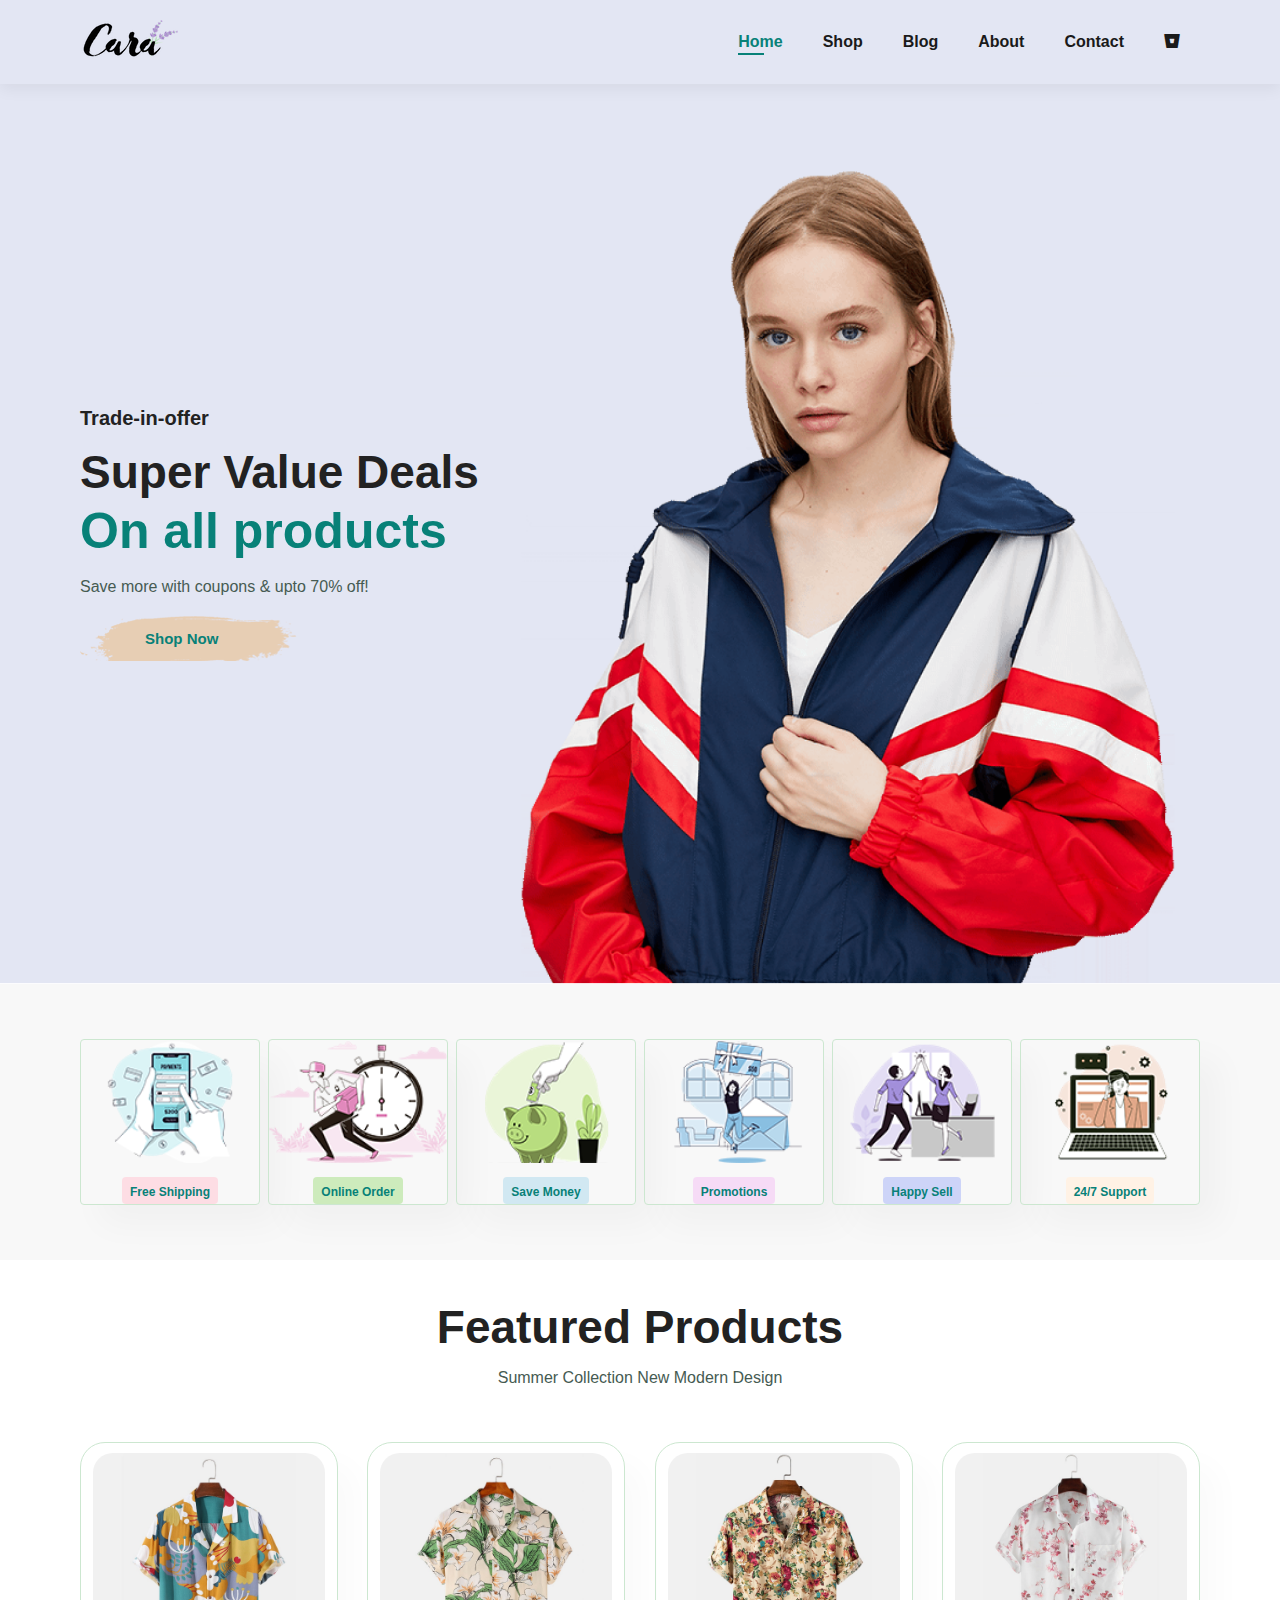
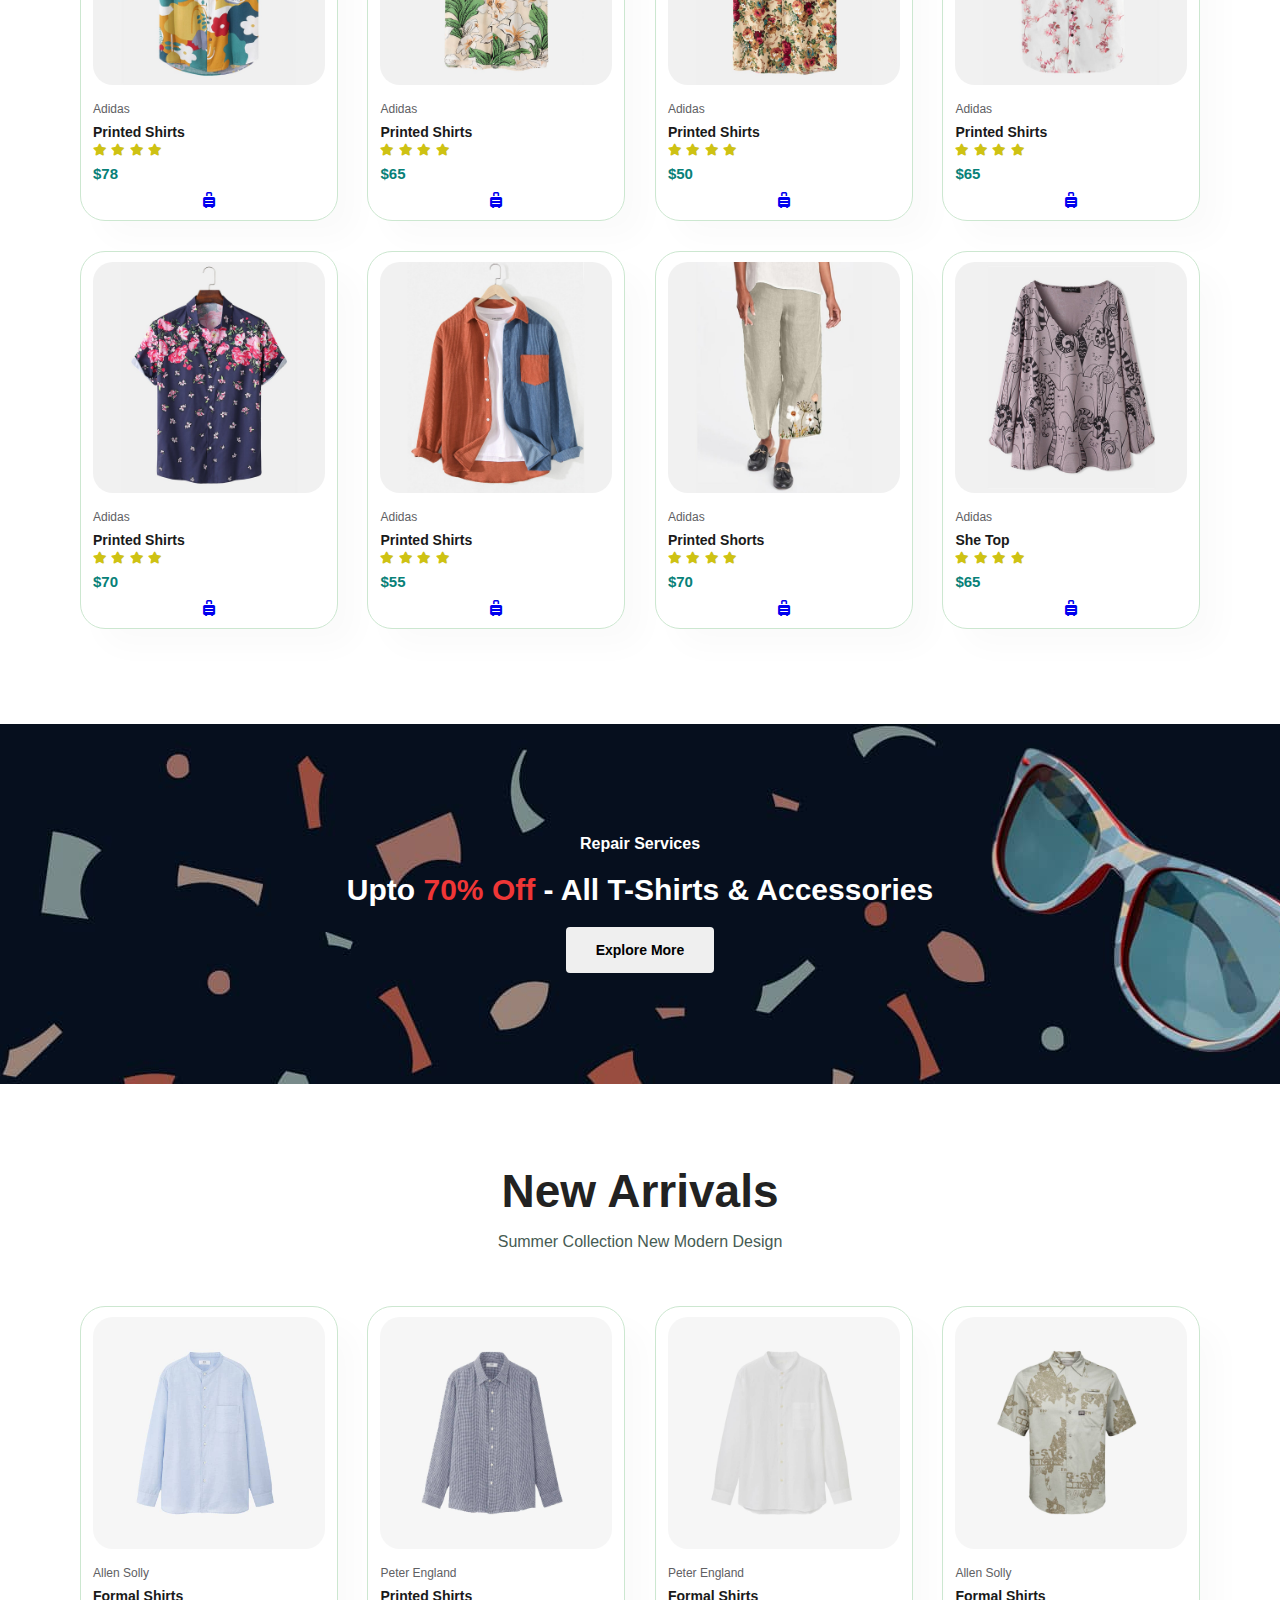
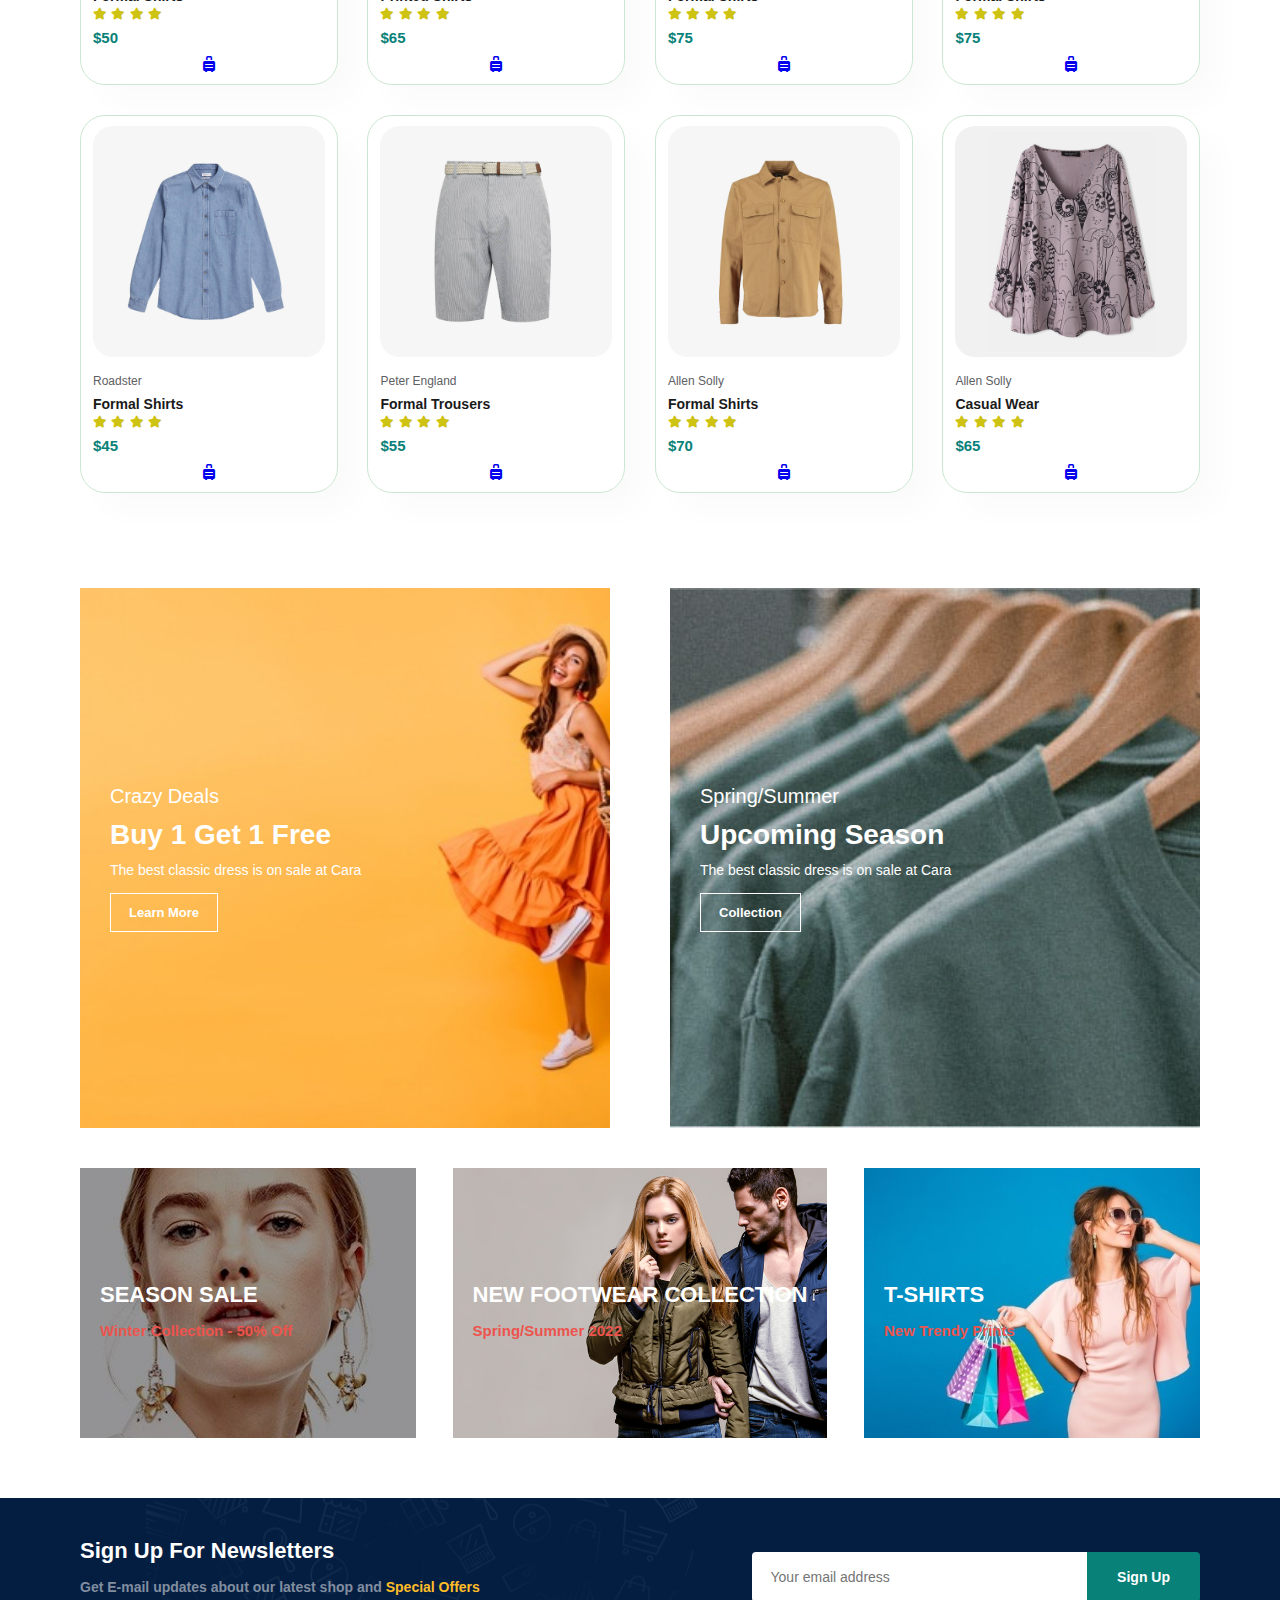
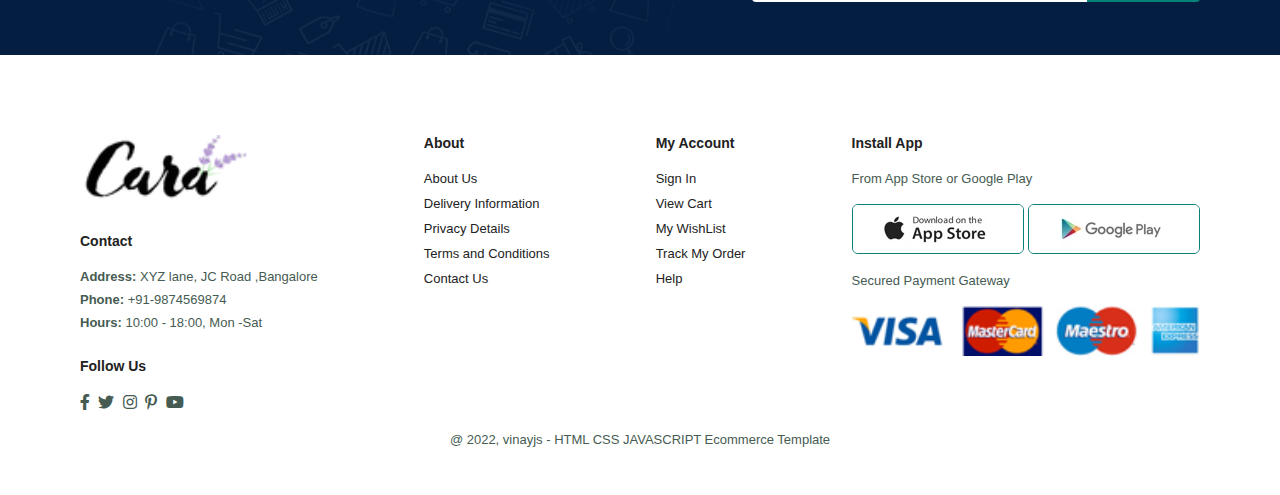
<file: index.html>
<!DOCTYPE html>
<html lang="en">
<head>
    <meta charset="UTF-8">
    <meta http-equiv="X-UA-Compatible" content="IE=edge">
    <meta name="viewport" content="width=device-width, initial-scale=1.0">
    <title>E COMMERCE</title>
    <link rel="stylesheet" href="style.css">
    <link rel="stylesheet" href="https://use.fontawesome.com/releases/v5.14.0/css/all.css"/>
    
</head>
<body>
    <section id = "header">
        <a href="#" aria-label="logo header"><img src="img/logo.png" class="logo" alt=""></a>

    <div>
        <ul id ="navbar">
            <li><a class="active" href="index.html">Home</a></li>
            <li><a href="shop.html">Shop</a></li>
            <li><a href="blog.html">Blog</a></li>
            <li><a href="about.html">About</a></li>
            <li><a href="contact.html">Contact</a></li>
            <li id="lg-bag"><a href="cart.html" aria-label="navbar"><i class="fab fa-bitbucket"></i></a></li>
            <a href="#"  id='close'aria-label="navbar"><i class="far fa-window-close"></i></a>
            
        </ul>
    </div>
    <div id="mobile">        
        <a href="cart.html"aria-label="mobile"><i class="fas fa-cart-arrow-down"></i></a>
        <i id ="bar" class="fas fa-align-justify"></i>
    </div>
    </section>

    <section id="hero">
        <h4>Trade-in-offer</h4>
        <h2>Super Value Deals</h2>
        <h1>On all products</h1>
        <p>Save more with coupons & upto 70% off!</p>
        <button>Shop Now</button>

    </section>

    <section id="feature" class="section-p1">
        <div class="fe-box">
            <img src="img/features/f1.png" alt="">
            <h6>Free Shipping</h6>
        </div>
        <div class="fe-box">
            <img src="img/features/f2.png" alt="">
            <h6>Online Order</h6>
        </div>

        <div class="fe-box">
            <img src="img/features/f3.png" alt="">
            <h6>Save Money</h6>
        </div>

        <div class="fe-box">
            <img src="img/features/f4.png" alt="">
            <h6>Promotions</h6>
        </div>

        <div class="fe-box">
            <img src="img/features/f5.png" alt="">
            <h6>Happy Sell</h6>
        </div>

        <div class="fe-box">
            <img src="img/features/f6.png" alt="">
            <h6>24/7 Support</h6>
        </div>

    </section>

    <section id="product1" class="section-p1" >
        <h2>Featured Products</h2>
        <p>Summer Collection New Modern Design</p>
        <div class="pro-container">
            <div class="pro">
                <img src="img/products/f1.jpg" alt="">
                <div class="des">
                    <span>Adidas</span>
                    <h5>Printed Shirts</h5>
                    <div class="star">
                        <i class="fas fa-star"></i>
                        <i class="fas fa-star"></i>
                        <i class="fas fa-star"></i>
                        <i class="fas fa-star"></i>
                    </div>
                    <h4>$78</h4>
                </div>
                <a href="#"aria-label="pro-containerf1"><i class="fas fa-suitcase-rolling"></i></a>
            </div>
            <div class="pro">
                <img src="img/products/f2.jpg" alt="">
                <div class="des">
                    <span>Adidas</span>
                    <h5>Printed Shirts</h5>
                    <div class="star">
                        <i class="fas fa-star"></i>
                        <i class="fas fa-star"></i>
                        <i class="fas fa-star"></i>
                        <i class="fas fa-star"></i>
                    </div>
                    <h4>$65</h4>
                </div>
                <a href="#" aria-label="pro-containerf2"><i class="fas fa-suitcase-rolling"></i></a>
            </div><div class="pro">
                <img src="img/products/f3.jpg" alt="">
                <div class="des">
                    <span>Adidas</span>
                    <h5>Printed Shirts</h5>
                    <div class="star">
                        <i class="fas fa-star"></i>
                        <i class="fas fa-star"></i>
                        <i class="fas fa-star"></i>
                        <i class="fas fa-star"></i>
                    </div>
                    <h4>$50</h4>
                </div>
                <a href="#" aria-label="pro-containerf3"><i class="fas fa-suitcase-rolling"></i></a>
            </div><div class="pro">
                <img src="img/products/f4.jpg" alt="">
                <div class="des">
                    <span>Adidas</span>
                    <h5>Printed Shirts</h5>
                    <div class="star">
                        <i class="fas fa-star"></i>
                        <i class="fas fa-star"></i>
                        <i class="fas fa-star"></i>
                        <i class="fas fa-star"></i>
                    </div>
                    <h4>$65</h4>
                </div>
                <a href="#" aria-label="pro-containerf4"><i class="fas fa-suitcase-rolling"></i></a>
            </div><div class="pro">
                <img src="img/products/f5.jpg" alt="">
                <div class="des">
                    <span>Adidas</span>
                    <h5>Printed Shirts</h5>
                    <div class="star">
                        <i class="fas fa-star"></i>
                        <i class="fas fa-star"></i>
                        <i class="fas fa-star"></i>
                        <i class="fas fa-star"></i>
                    </div>
                    <h4>$70</h4>
                </div>
                <a href="#" aria-label="pro-containerf5"><i class="fas fa-suitcase-rolling"></i></a>
            </div><div class="pro">
                <img src="img/products/f6.jpg" alt="">
                <div class="des">
                    <span>Adidas</span>
                    <h5>Printed Shirts</h5>
                    <div class="star">
                        <i class="fas fa-star"></i>
                        <i class="fas fa-star"></i>
                        <i class="fas fa-star"></i>
                        <i class="fas fa-star"></i>
                    </div>
                    <h4>$55</h4>
                </div>
                <a href="#" aria-label="pro-containerf6"><i class="fas fa-suitcase-rolling"></i></a>
            </div><div class="pro">
                <img src="img/products/f7.jpg" alt="">
                <div class="des">
                    <span>Adidas</span>
                    <h5>Printed Shorts</h5>
                    <div class="star">
                        <i class="fas fa-star"></i>
                        <i class="fas fa-star"></i>
                        <i class="fas fa-star"></i>
                        <i class="fas fa-star"></i>
                    </div>
                    <h4>$70</h4>
                </div>
                <a href="#"aria-label="pro-containerf7"><i class="fas fa-suitcase-rolling"></i></a>
            </div>
                <div class="pro">
                <img src="img/products/f8.jpg" alt="">
                <div class="des">
                    <span>Adidas</span>
                    <h5>She Top</h5>
                    <div class="star">
                        <i class="fas fa-star"></i>
                        <i class="fas fa-star"></i>
                        <i class="fas fa-star"></i>
                        <i class="fas fa-star"></i>
                    </div>
                    <h4>$65</h4>
                </div>

                <a href="#" aria-label="pro-containerf8"><i class="fas fa-suitcase-rolling"></i></a>
                
            </div>
        </div>
    </section>

    <section id="banner" class="section-m1">
        <h4>Repair Services</h4>
        <h2>Upto <span>70% Off</span> - All T-Shirts & Accessories</h2>
        <button class="normal">Explore More</button>
    </section>

    <section id="product1" class="section-p1" >
        <h2>New Arrivals</h2>
        <p>Summer Collection New Modern Design</p>
        <div class="pro-container">
            <div class="pro">
                <img src="img/products/n1.jpg" alt="">
                <div class="des">
                    <span>Allen Solly</span>
                    <h5>Formal Shirts</h5>
                    <div class="star">
                        <i class="fas fa-star"></i>
                        <i class="fas fa-star"></i>
                        <i class="fas fa-star"></i>
                        <i class="fas fa-star"></i>
                    </div>
                    <h4>$50</h4>
                </div>
                <a href="#" aria-label="pro-containern1"><i class="fas fa-suitcase-rolling"></i></a>
            </div>
            <div class="pro">
                <img src="img/products/n2.jpg" alt="">
                <div class="des">
                    <span>Peter England</span>
                    <h5>Printed Shirts</h5>
                    <div class="star">
                        <i class="fas fa-star"></i>
                        <i class="fas fa-star"></i>
                        <i class="fas fa-star"></i>
                        <i class="fas fa-star"></i>
                    </div>
                    <h4>$65</h4>
                </div>
                <a href="#"aria-label="pro-containern2"><i class="fas fa-suitcase-rolling"></i></a>
            </div><div class="pro">
                <img src="img/products/n3.jpg" alt="">
                <div class="des">
                    <span>Peter England</span>
                    <h5>Formal Shirts</h5>
                    <div class="star">
                        <i class="fas fa-star"></i>
                        <i class="fas fa-star"></i>
                        <i class="fas fa-star"></i>
                        <i class="fas fa-star"></i>
                    </div>
                    <h4>$75</h4>
                </div>
                <a href="#" aria-label="pro-containern3"><i class="fas fa-suitcase-rolling"></i></a>
            </div><div class="pro">
                <img src="img/products/n4.jpg" alt="">
                <div class="des">
                    <span>Allen Solly</span>
                    <h5>Formal Shirts</h5>
                    <div class="star">
                        <i class="fas fa-star"></i>
                        <i class="fas fa-star"></i>
                        <i class="fas fa-star"></i>
                        <i class="fas fa-star"></i>
                    </div>
                    <h4>$75</h4>
                </div>
                <a href="#" aria-label="pro-containern4"><i class="fas fa-suitcase-rolling"></i></a>
            </div><div class="pro">
                <img src="img/products/n5.jpg" alt="">
                <div class="des">
                    <span>Roadster</span>
                    <h5>Formal Shirts</h5>
                    <div class="star">
                        <i class="fas fa-star"></i>
                        <i class="fas fa-star"></i>
                        <i class="fas fa-star"></i>
                        <i class="fas fa-star"></i>
                    </div>
                    <h4>$45</h4>
                </div>
                <a href="#" aria-label="pro-containern5"><i class="fas fa-suitcase-rolling"></i></a>
            </div><div class="pro">
                <img src="img/products/n6.jpg" alt="">
                <div class="des">
                    <span>Peter England</span>
                    <h5>Formal Trousers</h5>
                    <div class="star">
                        <i class="fas fa-star"></i>
                        <i class="fas fa-star"></i>
                        <i class="fas fa-star"></i>
                        <i class="fas fa-star"></i>
                    </div>
                    <h4>$55</h4>
                </div>
                <a href="#"aria-label="pro-containern6"><i class="fas fa-suitcase-rolling"></i></a>
            </div><div class="pro">
                <img src="img/products/n7.jpg" alt="">
                <div class="des">
                    <span>Allen Solly</span>
                    <h5>Formal Shirts</h5>
                    <div class="star">
                        <i class="fas fa-star"></i>
                        <i class="fas fa-star"></i>
                        <i class="fas fa-star"></i>
                        <i class="fas fa-star"></i>
                    </div>
                    <h4>$70</h4>
                </div>
                <a href="#"aria-label="pro-containern7"><i class="fas fa-suitcase-rolling"></i></a>
            </div>
                <div class="pro">
                <img src="img/products/f8.jpg" alt="">
                <div class="des">
                    <span>Allen Solly</span>
                    <h5>Casual Wear</h5>
                    <div class="star">
                        <i class="fas fa-star"></i>
                        <i class="fas fa-star"></i>
                        <i class="fas fa-star"></i>
                        <i class="fas fa-star"></i>
                    </div>
                    <h4>$65</h4>
                </div>

                <a href="#"aria-label="pro-containern8"><i class="fas fa-suitcase-rolling"></i></a>
                
            </div>
        </div>
    </section>

    <section id="sm-banner" class="section-p1">
        <div class="banner-box">
            <h4>Crazy Deals</h4>
            <h2>Buy 1 Get 1 Free</h2>
            <span>The best classic dress is on sale at Cara</span>
            <button class="white">Learn More</button>
        </div>
        <div class="banner-box banner-box2">
            <h4>Spring/Summer</h4>
            <h2>Upcoming Season</h2>
            <span>The best classic dress is on sale at Cara</span>
            <button class="white">Collection</button>
        </div>
    </section>

    <section id="banner3">
        <div class="banner-box">
            <h2>SEASON SALE</h2>
            <h3>Winter Collection - 50% Off</h3>           
            
        </div>
        <div class="banner-box banner-box2">
            <h2>NEW FOOTWEAR COLLECTION</h2>
            <h3>Spring/Summer 2022</h3>           
            
        </div>
        <div class="banner-box banner-box3">
            <h2>T-SHIRTS</h2>
            <h3>New Trendy Prints</h3>           
            
        </div>
    </section>

    <section id="newsletter"class="section-p1 section-m1">
        <div class="newstext">
            <h4>Sign Up For Newsletters</h4>
            <p>Get E-mail updates about our latest shop and <span>Special Offers</span></p>
        </div>
        <div class="form">
            <input type="text" placeholder="Your email address">
            <button class="normal">Sign Up</button>
        </div>
    </section>

    <footer class="section-p1">
        <div class="col">
            <img class= "logo" src="img/logo.png" alt="">
            <h4>Contact</h4>
            <p><strong>Address:</strong> XYZ lane, JC Road ,Bangalore</p>
            <p><strong>Phone:</strong> +91-9874569874</p>
            <p><strong>Hours:</strong> 10:00 - 18:00, Mon -Sat</p>
           
            <div class="follow">
                <h4>Follow Us</h4>
                <div class="icon">
                    <i class="fab fa-facebook-f"></i>
                    <i class="fab fa-twitter"></i>
                    <i class="fab fa-instagram"></i>
                    <i class="fab fa-pinterest-p"></i>
                    <i class="fab fa-youtube"></i>
                </div>
            </div>
        </div>
        <div class="col">
            <h4>About</h4>
            <a href="#">About Us</a>
            <a href="#">Delivery Information</a>
            <a href="#">Privacy Details</a>
            <a href="#">Terms and Conditions</a>
            <a href="#">Contact Us</a>
        </div>
        <div class="col">
            <h4>My Account</h4>
            <a href="#">Sign In</a>
            <a href="#">View Cart</a>
            <a href="#">My WishList</a>
            <a href="#">Track My Order</a>
            <a href="#">Help</a>
        </div>

        <div class="col install">
            <h4>Install App</h4>
            <p>From App Store or Google Play</p>
            <div class="row">
                <img src="img/pay/app.jpg" alt="">
                <img src="img/pay/play.jpg" alt="">
            </div>
            <p>Secured Payment Gateway</p>
            <img src="img/pay/pay.png" alt="">    
            </div>
            <div class="copyright">
                <p>@ 2022, vinayjs - HTML CSS JAVASCRIPT Ecommerce Template</p>
            </div>
    </footer>
</body>
<script src="script.js"></script>
</html>
</file>
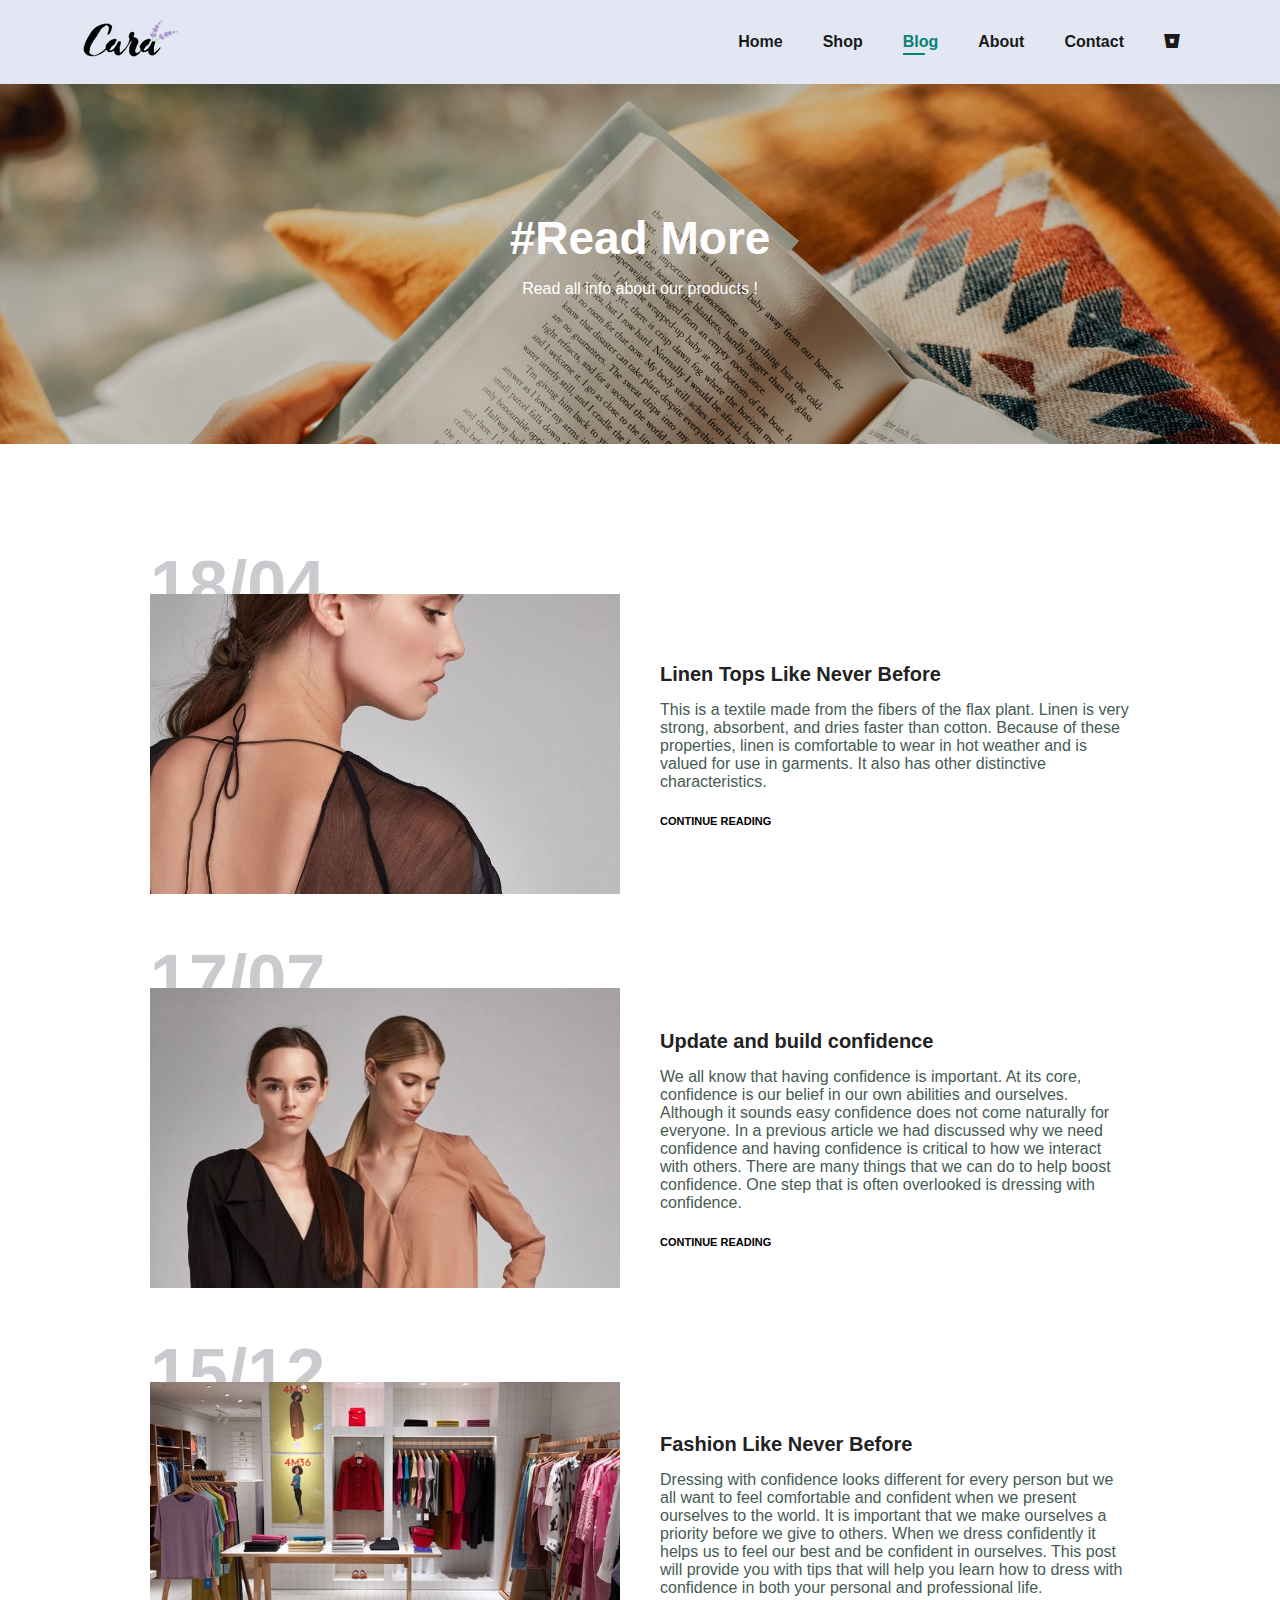
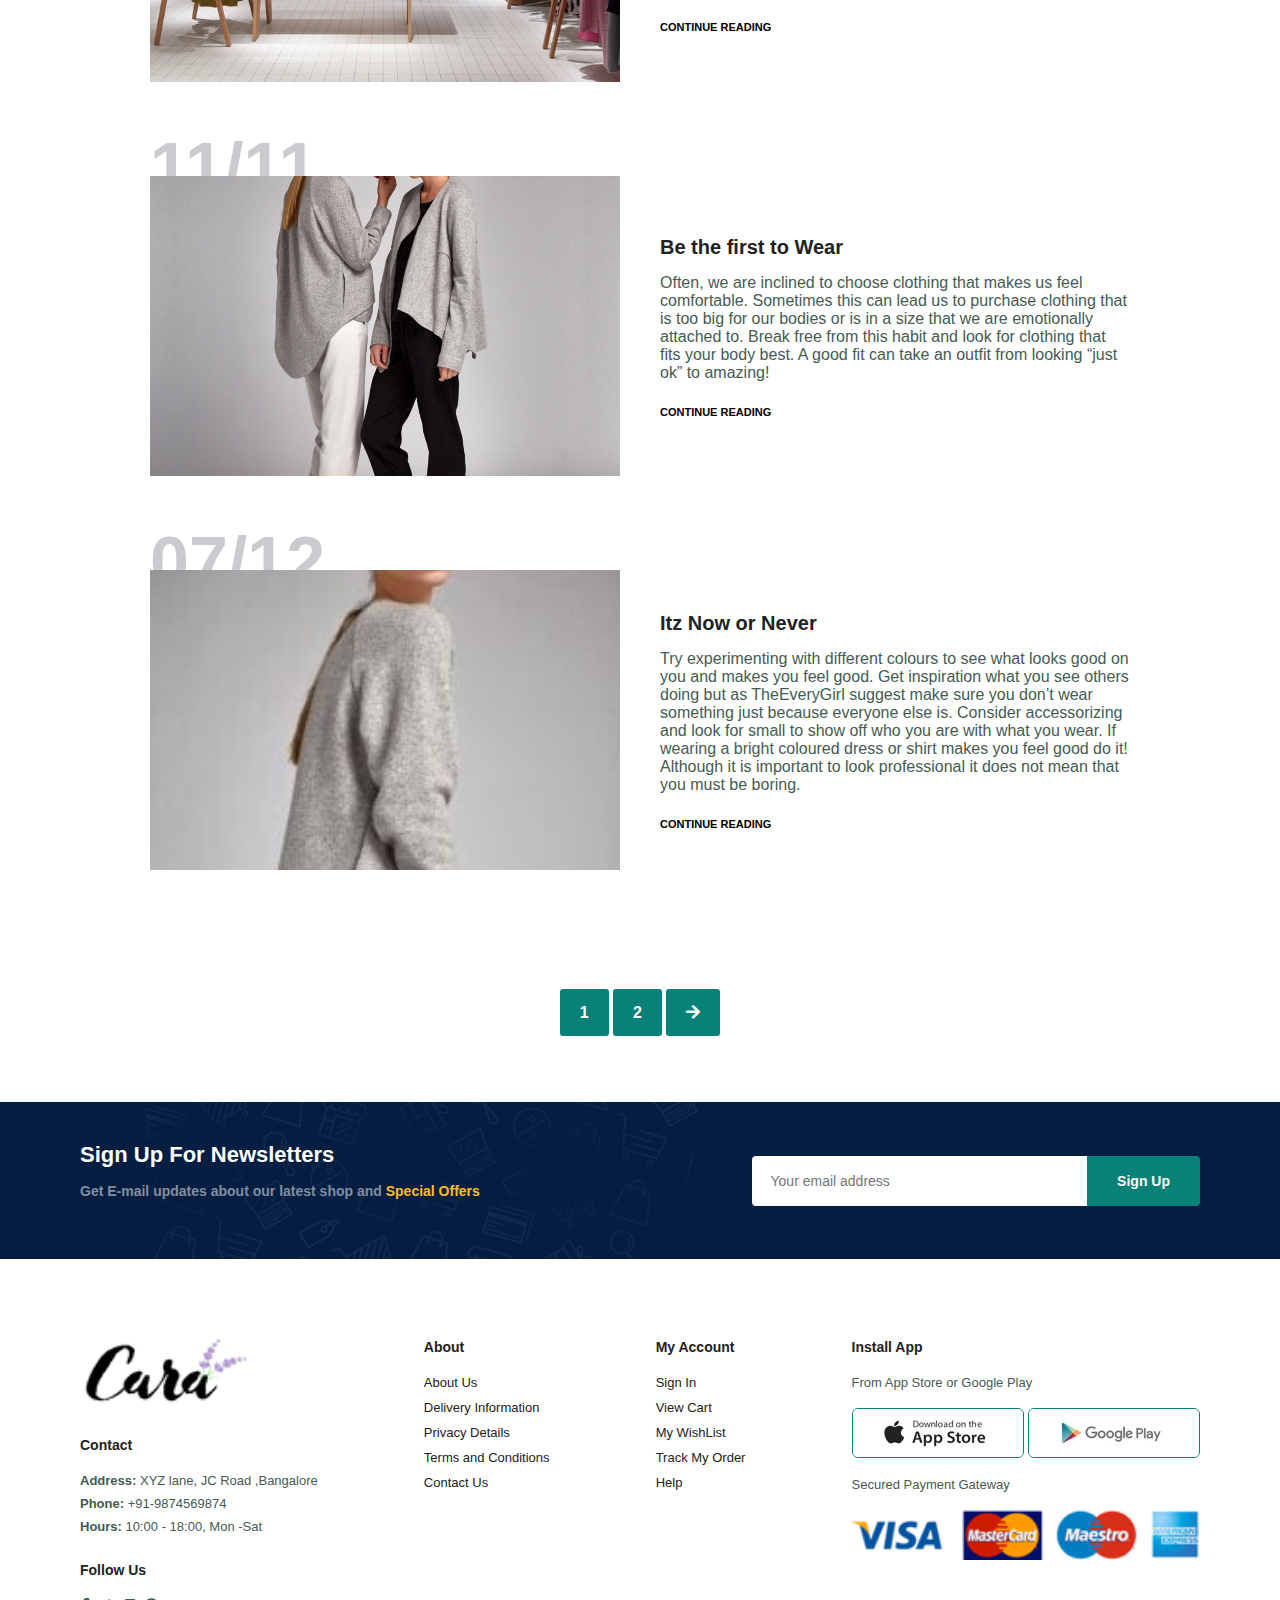
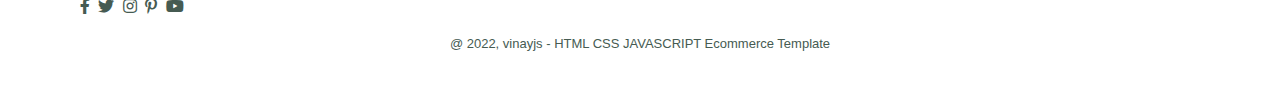
<file: blog.html>
<!DOCTYPE html>
<html lang="en">
<head>
    <meta charset="UTF-8">
    <meta http-equiv="X-UA-Compatible" content="IE=edge">
    <meta name="viewport" content="width=device-width, initial-scale=1.0">
    <title>E COMMERCE</title>
    <link rel="stylesheet" href="style.css">
    <link rel="stylesheet" href="https://use.fontawesome.com/releases/v5.14.0/css/all.css"/>
    
</head>
<body>
    <section id = "header">
        <a href="#" aria-label="logo header"><img src="img/logo.png" class="logo" alt=""></a>

    <div>
        <ul  id ="navbar">
            <li><a  href="index.html">Home</a></li>
            <li><a  href="shop.html">Shop</a></li>
            <li><a  class="active" href="blog.html">Blog</a></li>
            <li><a href="about.html">About</a></li>
            <li><a href="contact.html">Contact</a></li>
            <li id="lg-bag"><a href="cart.html" aria-label="navbar"><i class="fab fa-bitbucket"></i></a></li>
            <a href="#"  id='close'aria-label="navbar"><i class="far fa-window-close"></i></a>
            
        </ul>
    </div>
    <div id="mobile">        
        <a href="cart.html"aria-label="mobile"><i class="fas fa-cart-arrow-down"></i></a>
        <i id ="bar" class="fas fa-align-justify"></i>
    </div>
    </section>

    <section id="page-header" class="blog-header">
        <h2>#Read More</h2>        
        <p> Read all info about our products !</p>

    </section>

    <section id="blog">
        <div class="blog-box">
            <div class="blog-img">
                <img src="img/blog/b1.jpg" alt="">                
            </div>
            <div class="blog-details">
                <h4>Linen Tops Like Never Before</h4>
                <p> This is a textile made from the fibers of the flax plant. Linen is very strong, absorbent, and dries faster than cotton. Because of these properties, linen is comfortable to wear in hot weather and is valued for use in garments. It also has other distinctive characteristics.</p>
                <a href="#">CONTINUE READING</a>
            </div>
            <h1>18/04</h1>
        </div>
        <div class="blog-box">
            <div class="blog-img">
                <img src="img/blog/b2.jpg" alt="">                
            </div>
            <div class="blog-details">
                <h4>Update and build confidence</h4>
                <p> We all know that having confidence is important. At its core, confidence is our belief in our own abilities and ourselves. Although it sounds easy confidence does not come naturally for everyone. In a previous article we had discussed why we need confidence and having confidence is critical to how we interact with others. There are many things that we can do to help boost confidence. One step that is often overlooked is dressing with confidence.</p>
                <a href="#">CONTINUE READING</a>
            </div>
            <h1>17/07</h1>
        </div>
        <div class="blog-box">
            <div class="blog-img">
                <img src="img/blog/b3.jpg" alt="">                
            </div>
            <div class="blog-details">
                <h4>Fashion Like Never Before</h4>
                <p> Dressing with confidence looks different for every person but we all want to feel comfortable and confident when we present ourselves to the world. It is important that we make ourselves a priority before we give to others. When we dress confidently it helps us to feel our best and be confident in ourselves. This post will provide you with tips that will help you learn how to dress with confidence in both your personal and professional life.</p>
                <a href="#">CONTINUE READING</a>
            </div>
            <h1>15/12</h1>
        </div>
        <div class="blog-box">
            <div class="blog-img">
                <img src="img/blog/b4.jpg" alt="">                
            </div>
            <div class="blog-details">
                <h4>Be the first to Wear</h4>
                <p> Often, we are inclined to choose clothing that makes us feel comfortable. Sometimes this can lead us to purchase clothing that is too big for our bodies or is in a size that we are emotionally attached to. Break free from this habit and look for clothing that fits your body best. A good fit can take an outfit from looking “just ok” to amazing!</p>
                <a href="#">CONTINUE READING</a>
            </div>
            <h1>11/11</h1>
        </div>
        <div class="blog-box">
            <div class="blog-img">
                <img src="img/blog/b5.jpg" alt="">                
            </div>
            <div class="blog-details">
                <h4>Itz Now or Never</h4>
                <p> Try experimenting with different colours to see what looks good on you and makes you feel good. Get inspiration what you see others doing but as TheEveryGirl suggest make sure you don’t wear something just because everyone else is. Consider accessorizing and look for small to show off who you are with what you wear. If wearing a bright coloured dress or shirt makes you feel good do it! Although it is important to look professional it does not mean that you must be boring.</p>
                <a href="#">CONTINUE READING</a>
            </div>
            <h1>07/12</h1>
        </div>
    </section>


    <section id="pagination" class="section-p1" >
        <a href="#"aria-label="pag1">1</a>
        <a href="#"aria-label="pag2">2</a>
        <a href="#"aria-label="pag3"><i class="fas fa-arrow-right"></i></a>
    </section>
 
    <section id="newsletter"class="section-p1 section-m1">
        <div class="newstext">
            <h4>Sign Up For Newsletters</h4>
            <p>Get E-mail updates about our latest shop and <span>Special Offers</span></p>
        </div>
        <div class="form">
            <input type="text" placeholder="Your email address">
            <button class="normal">Sign Up</button>
        </div>
    </section>

    <footer class="section-p1">
        <div class="col">
            <img class= "logo" src="img/logo.png" alt="">
            <h4>Contact</h4>
            <p><strong>Address:</strong> XYZ lane, JC Road ,Bangalore</p>
            <p><strong>Phone:</strong> +91-9874569874</p>
            <p><strong>Hours:</strong> 10:00 - 18:00, Mon -Sat</p>
           
            <div class="follow">
                <h4>Follow Us</h4>
                <div class="icon">
                    <i class="fab fa-facebook-f"></i>
                    <i class="fab fa-twitter"></i>
                    <i class="fab fa-instagram"></i>
                    <i class="fab fa-pinterest-p"></i>
                    <i class="fab fa-youtube"></i>
                </div>
            </div>
        </div>
        <div class="col">
            <h4>About</h4>
            <a href="#">About Us</a>
            <a href="#">Delivery Information</a>
            <a href="#">Privacy Details</a>
            <a href="#">Terms and Conditions</a>
            <a href="#">Contact Us</a>
        </div>
        <div class="col">
            <h4>My Account</h4>
            <a href="#">Sign In</a>
            <a href="#">View Cart</a>
            <a href="#">My WishList</a>
            <a href="#">Track My Order</a>
            <a href="#">Help</a>
        </div>

        <div class="col install">
            <h4>Install App</h4>
            <p>From App Store or Google Play</p>
            <div class="row">
                <img src="img/pay/app.jpg" alt="">
                <img src="img/pay/play.jpg" alt="">
            </div>
            <p>Secured Payment Gateway</p>
            <img src="img/pay/pay.png" alt="">    
            </div>
            <div class="copyright">
                <p>@ 2022, vinayjs - HTML CSS JAVASCRIPT Ecommerce Template</p>
            </div>
    </footer>
</body>
<script src="script.js"></script>
</html>
</file>
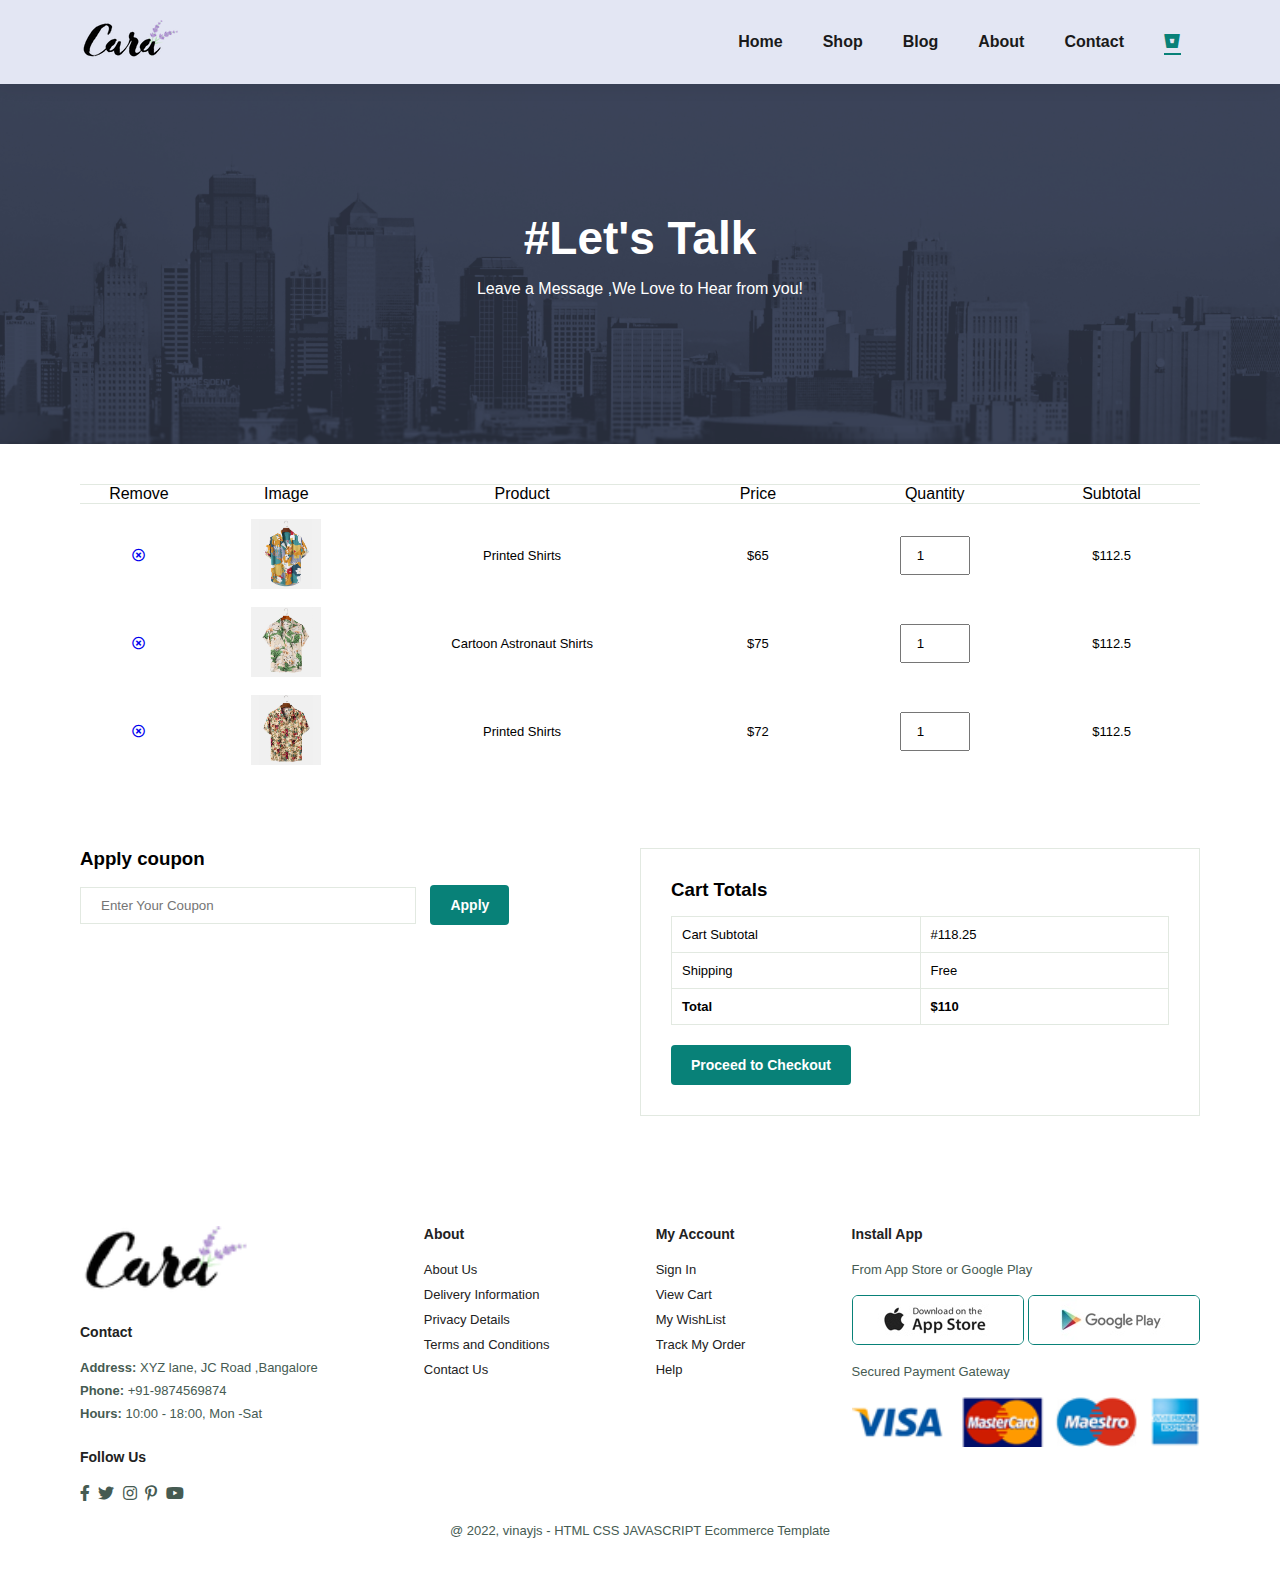
<file: cart.html>
<!DOCTYPE html>
<html lang="en">
<head>
    <meta charset="UTF-8">
    <meta http-equiv="X-UA-Compatible" content="IE=edge">
    <meta name="viewport" content="width=device-width, initial-scale=1.0">
    <title>E COMMERCE</title>
    <link rel="stylesheet" href="style.css">
    <link rel="stylesheet" href="https://use.fontawesome.com/releases/v5.14.0/css/all.css"/>
    
</head>
<body>
    <section id = "header">
        <a href="#" aria-label="logo header"><img src="img/logo.png" class="logo" alt=""></a>

    <div>
        <ul  id ="navbar">
            <li><a  href="index.html">Home</a></li>
            <li><a  href="shop.html">Shop</a></li>
            <li><a   href="blog.html">Blog</a></li>
            <li><a   href="about.html">About</a></li>
            <li><a   href="contact.html">Contact</a></li>
            <li id="lg-bag"><a class="active" href="cart.html" aria-label="navbar"><i class="fab fa-bitbucket"></i></a></li>
            <a href="#"  id='close'aria-label="navbar"><i class="far fa-window-close"></i></a>
            
        </ul>
    </div>
    <div id="mobile">        
        <a href="cart.html"aria-label="mobile"><i class="fas fa-cart-arrow-down"></i></a>
        <i id ="bar" class="fas fa-align-justify"></i>
    </div>
    </section>

    <section id="page-header" class="about-header">
        <h2>#Let's Talk</h2>        
        <p> Leave a Message ,We Love to Hear from you!</p>

    </section>

    <section id="cart" class="section-p1">
        <table width="100%">
            <thead>
                <tr>
                    <td>Remove</td>
                    <td>Image</td>
                    <td>Product</td>
                    <td>Price</td>
                    <td>Quantity</td>
                    <td>Subtotal</td>
                </tr>
            </thead>
            <tbody>
                <tr>
                    <td>
                       <a href="#"> <i class="far fa-times-circle"></i></a>
                    </td>
                    <td><img src="img/products/f1.jpg" alt=""></td>
                    <td>Printed Shirts</td>
                    <td>$65</td>
                    <td><input type="number" value="1"></td>
                    <td>$112.5</td>
                </tr>
                <tr>
                    <td>
                       <a href="#"> <i class="far fa-times-circle"></i></a>
                    </td>
                    <td><img src="img/products/f2.jpg" alt=""></td>
                    <td>Cartoon Astronaut Shirts</td>
                    <td>$75</td>
                    <td><input type="number" value="1"></td>
                    <td>$112.5</td>
                </tr>
                <tr>
                    <td>
                       <a href="#"> <i class="far fa-times-circle"></i></a>
                    </td>
                    <td><img src="img/products/f3.jpg" alt=""></td>
                    <td>Printed Shirts</td>
                    <td>$72</td>
                    <td><input type="number" value="1"></td>
                    <td>$112.5</td>
                </tr>
            </tbody>
        </table>
    </section>
    
    <section id="cart-add" class="section-p1">
        <div id="coupon">
            <h3>Apply coupon</h3>
            <div>
                <input type="text" placeholder ="Enter Your Coupon">
                <button class="normal">Apply</button>
            </div>

        </div>


        <div id="subtotal">
            <h3>Cart Totals</h3>
            <table>
                <tr>
                    <td>Cart Subtotal</td>
                    <td> #118.25</td>
                </tr>
                <tr>
                    <td>Shipping</td>
                    <td>Free</td>
                </tr>
                <tr>
                    <td><strong>Total</strong></td>
                    <td><strong>$110</strong></td>
                </tr>
            </table>
            <button class="normal">Proceed to Checkout</button>
        </div>
    </section>



    <footer class="section-p1">
        <div class="col">
            <img class= "logo" src="img/logo.png" alt="">
            <h4>Contact</h4>
            <p><strong>Address:</strong> XYZ lane, JC Road ,Bangalore</p>
            <p><strong>Phone:</strong> +91-9874569874</p>
            <p><strong>Hours:</strong> 10:00 - 18:00, Mon -Sat</p>
           
            <div class="follow">
                <h4>Follow Us</h4>
                <div class="icon">
                    <i class="fab fa-facebook-f"></i>
                    <i class="fab fa-twitter"></i>
                    <i class="fab fa-instagram"></i>
                    <i class="fab fa-pinterest-p"></i>
                    <i class="fab fa-youtube"></i>
                </div>
            </div>
        </div>
        <div class="col">
            <h4>About</h4>
            <a href="#">About Us</a>
            <a href="#">Delivery Information</a>
            <a href="#">Privacy Details</a>
            <a href="#">Terms and Conditions</a>
            <a href="#">Contact Us</a>
        </div>
        <div class="col">
            <h4>My Account</h4>
            <a href="#">Sign In</a>
            <a href="#">View Cart</a>
            <a href="#">My WishList</a>
            <a href="#">Track My Order</a>
            <a href="#">Help</a>
        </div>

        <div class="col install">
            <h4>Install App</h4>
            <p>From App Store or Google Play</p>
            <div class="row">
                <img src="img/pay/app.jpg" alt="">
                <img src="img/pay/play.jpg" alt="">
            </div>
            <p>Secured Payment Gateway</p>
            <img src="img/pay/pay.png" alt="">    
            </div>
            <div class="copyright">
                <p>@ 2022, vinayjs - HTML CSS JAVASCRIPT Ecommerce Template</p>
            </div>
    </footer>
</body>
<script src="script.js"></script>
</html>
</file>
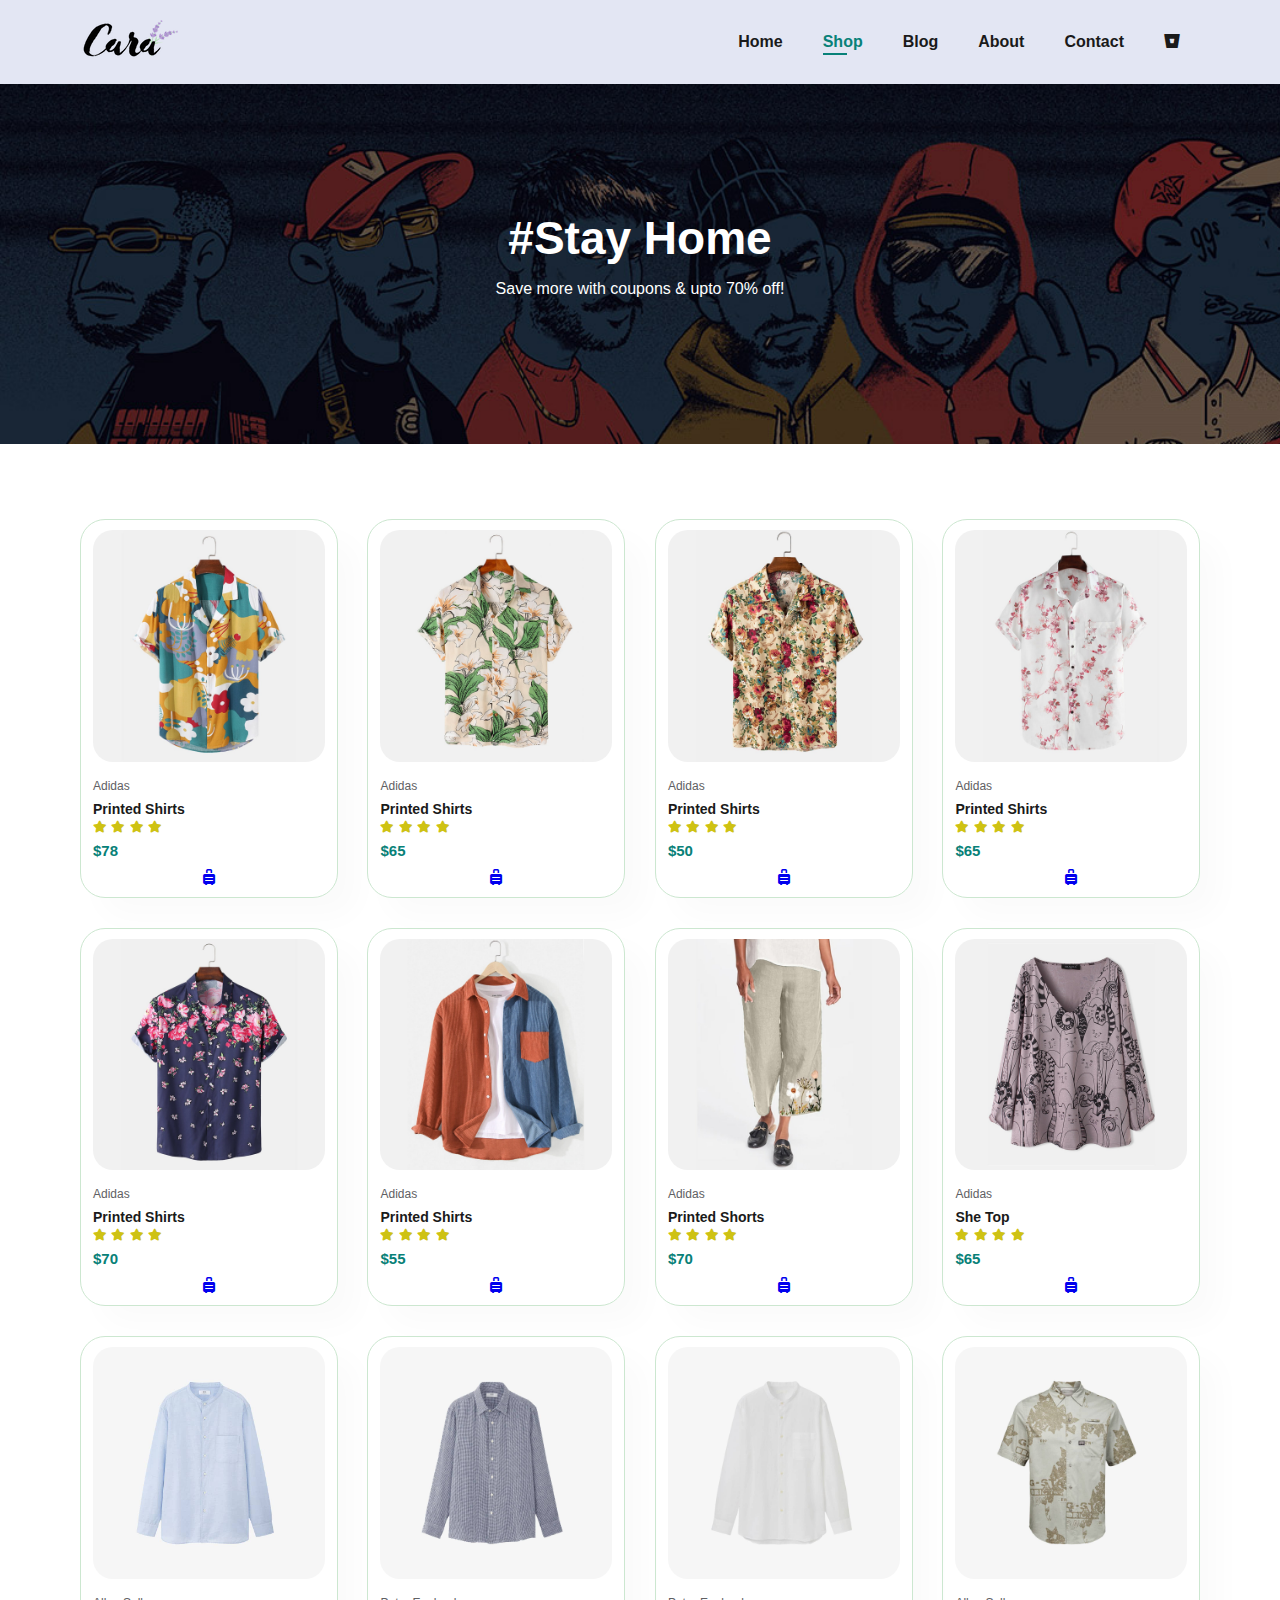
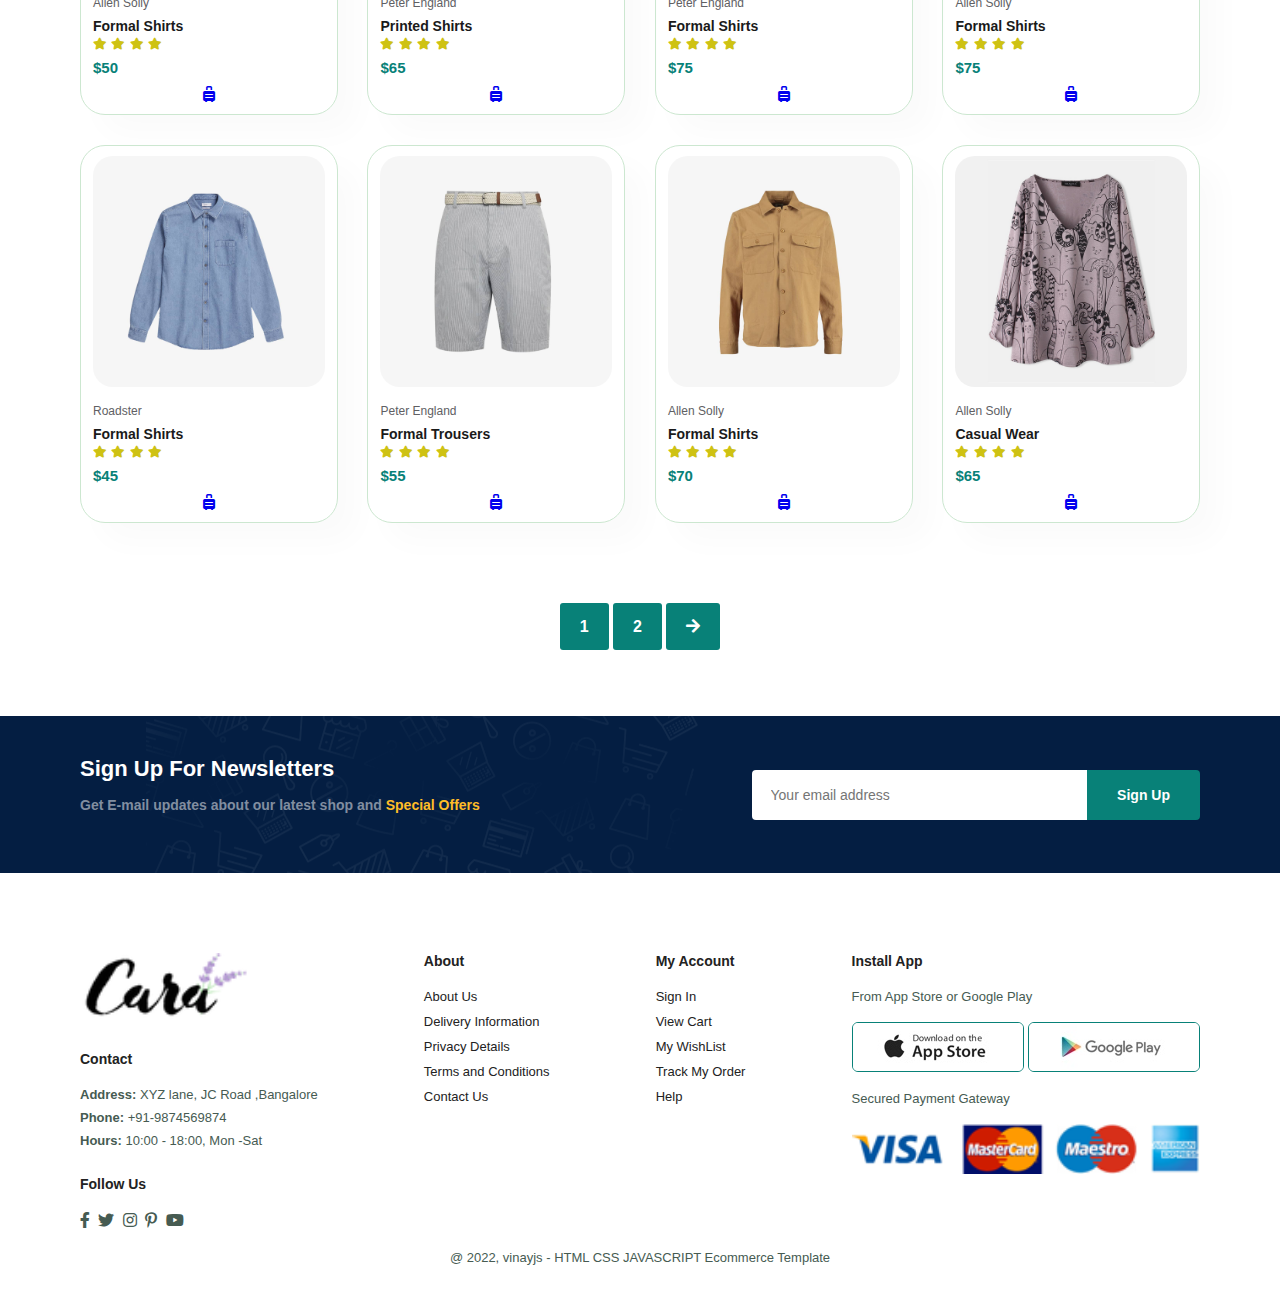
<file: shop.html>
<!DOCTYPE html>
<html lang="en">
<head>
    <meta charset="UTF-8">
    <meta http-equiv="X-UA-Compatible" content="IE=edge">
    <meta name="viewport" content="width=device-width, initial-scale=1.0">
    <title>E COMMERCE</title>
    <link rel="stylesheet" href="style.css">
    <link rel="stylesheet" href="https://use.fontawesome.com/releases/v5.14.0/css/all.css"/>
    
</head>
<body>
    <section id = "header">
        <a href="#" aria-label="logo header"><img src="img/logo.png" class="logo" alt=""></a>

    <div>
        <ul  id ="navbar">
            <li><a  href="index.html">Home</a></li>
            <li><a class="active" href="shop.html">Shop</a></li>
            <li><a href="blog.html">Blog</a></li>
            <li><a href="about.html">About</a></li>
            <li><a href="contact.html">Contact</a></li>
            <li id="lg-bag"><a href="cart.html" aria-label="navbar"><i class="fab fa-bitbucket"></i></a></li>
            <a href="#"  id='close'aria-label="navbar"><i class="far fa-window-close"></i></a>
            
        </ul>
    </div>
    <div id="mobile">        
        <a href="cart.html"aria-label="mobile"><i class="fas fa-cart-arrow-down"></i></a>
        <i id ="bar" class="fas fa-align-justify"></i>
    </div>
    </section>

    <section id="page-header">
        <h2>#Stay Home</h2>        
        <p>Save more with coupons & upto 70% off!</p>

    </section>

   
    <section id="product1" class="section-p1" >
      
        <div class="pro-container">
            <div class="pro" onclick="window.location.href='singproduct.html';">
                <img src="img/products/f1.jpg" alt="">
                <div class="des">
                    <span>Adidas</span>
                    <h5>Printed Shirts</h5>
                    <div class="star">
                        <i class="fas fa-star"></i>
                        <i class="fas fa-star"></i>
                        <i class="fas fa-star"></i>
                        <i class="fas fa-star"></i>
                    </div>
                    <h4>$78</h4>
                </div>
                <a href="#"aria-label="pro-containerf1"><i class="fas fa-suitcase-rolling"></i></a>
            </div>
            <div class="pro" onclick="window.location.href='singproduct.html';">
                <img src="img/products/f2.jpg" alt="">
                <div class="des">
                    <span>Adidas</span>
                    <h5>Printed Shirts</h5>
                    <div class="star">
                        <i class="fas fa-star"></i>
                        <i class="fas fa-star"></i>
                        <i class="fas fa-star"></i>
                        <i class="fas fa-star"></i>
                    </div>
                    <h4>$65</h4>
                </div>
                <a href="#" aria-label="pro-containerf2"><i class="fas fa-suitcase-rolling"></i></a>
            </div><div class="pro" onclick="window.location.href='singproduct.html';">
                <img src="img/products/f3.jpg" alt="">
                <div class="des">
                    <span>Adidas</span>
                    <h5>Printed Shirts</h5>
                    <div class="star">
                        <i class="fas fa-star"></i>
                        <i class="fas fa-star"></i>
                        <i class="fas fa-star"></i>
                        <i class="fas fa-star"></i>
                    </div>
                    <h4>$50</h4>
                </div>
                <a href="#" aria-label="pro-containerf3"><i class="fas fa-suitcase-rolling"></i></a>
            </div><div class="pro" onclick="window.location.href='singproduct.html';">
                <img src="img/products/f4.jpg" alt="">
                <div class="des">
                    <span>Adidas</span>
                    <h5>Printed Shirts</h5>
                    <div class="star">
                        <i class="fas fa-star"></i>
                        <i class="fas fa-star"></i>
                        <i class="fas fa-star"></i>
                        <i class="fas fa-star"></i>
                    </div>
                    <h4>$65</h4>
                </div>
                <a href="#" aria-label="pro-containerf4"><i class="fas fa-suitcase-rolling"></i></a>
            </div><div class="pro" onclick="window.location.href='singproduct.html';">
                <img src="img/products/f5.jpg" alt="">
                <div class="des">
                    <span>Adidas</span>
                    <h5>Printed Shirts</h5>
                    <div class="star">
                        <i class="fas fa-star"></i>
                        <i class="fas fa-star"></i>
                        <i class="fas fa-star"></i>
                        <i class="fas fa-star"></i>
                    </div>
                    <h4>$70</h4>
                </div>
                <a href="#" aria-label="pro-containerf5"><i class="fas fa-suitcase-rolling"></i></a>
            </div><div class="pro" onclick="window.location.href='singproduct.html';">
                <img src="img/products/f6.jpg" alt="">
                <div class="des">
                    <span>Adidas</span>
                    <h5>Printed Shirts</h5>
                    <div class="star">
                        <i class="fas fa-star"></i>
                        <i class="fas fa-star"></i>
                        <i class="fas fa-star"></i>
                        <i class="fas fa-star"></i>
                    </div>
                    <h4>$55</h4>
                </div>
                <a href="#" aria-label="pro-containerf6"><i class="fas fa-suitcase-rolling"></i></a>
            </div><div class="pro" onclick="window.location.href='singproduct.html';">
                <img src="img/products/f7.jpg" alt="">
                <div class="des">
                    <span>Adidas</span>
                    <h5>Printed Shorts</h5>
                    <div class="star">
                        <i class="fas fa-star"></i>
                        <i class="fas fa-star"></i>
                        <i class="fas fa-star"></i>
                        <i class="fas fa-star"></i>
                    </div>
                    <h4>$70</h4>
                </div>
                <a href="#"aria-label="pro-containerf7"><i class="fas fa-suitcase-rolling"></i></a>
            </div>
                <div class="pro" onclick="window.location.href='singproduct.html';">
                <img src="img/products/f8.jpg" alt="">
                <div class="des">
                    <span>Adidas</span>
                    <h5>She Top</h5>
                    <div class="star">
                        <i class="fas fa-star"></i>
                        <i class="fas fa-star"></i>
                        <i class="fas fa-star"></i>
                        <i class="fas fa-star"></i>
                    </div>
                    <h4>$65</h4>
                </div>

                <a href="#" aria-label="pro-containerf8"><i class="fas fa-suitcase-rolling"></i></a>
                
            </div>
    
            <div class="pro" onclick="window.location.href='singproduct.html';">
                <img src="img/products/n1.jpg" alt="">
                <div class="des">
                    <span>Allen Solly</span>
                    <h5>Formal Shirts</h5>
                    <div class="star">
                        <i class="fas fa-star"></i>
                        <i class="fas fa-star"></i>
                        <i class="fas fa-star"></i>
                        <i class="fas fa-star"></i>
                    </div>
                    <h4>$50</h4>
                </div>
                <a href="#" aria-label="pro-containern1"><i class="fas fa-suitcase-rolling"></i></a>
            </div>
            <div class="pro" onclick="window.location.href='singproduct.html';">
                <img src="img/products/n2.jpg" alt="">
                <div class="des">
                    <span>Peter England</span>
                    <h5>Printed Shirts</h5>
                    <div class="star">
                        <i class="fas fa-star"></i>
                        <i class="fas fa-star"></i>
                        <i class="fas fa-star"></i>
                        <i class="fas fa-star"></i>
                    </div>
                    <h4>$65</h4>
                </div>
                <a href="#"aria-label="pro-containern2"><i class="fas fa-suitcase-rolling"></i></a>
            </div><div class="pro" onclick="window.location.href='singproduct.html';">
                <img src="img/products/n3.jpg" alt="">
                <div class="des">
                    <span>Peter England</span>
                    <h5>Formal Shirts</h5>
                    <div class="star">
                        <i class="fas fa-star"></i>
                        <i class="fas fa-star"></i>
                        <i class="fas fa-star"></i>
                        <i class="fas fa-star"></i>
                    </div>
                    <h4>$75</h4>
                </div>
                <a href="#" aria-label="pro-containern3"><i class="fas fa-suitcase-rolling"></i></a>
            </div><div class="pro" onclick="window.location.href='singproduct.html';">
                <img src="img/products/n4.jpg" alt="">
                <div class="des">
                    <span>Allen Solly</span>
                    <h5>Formal Shirts</h5>
                    <div class="star">
                        <i class="fas fa-star"></i>
                        <i class="fas fa-star"></i>
                        <i class="fas fa-star"></i>
                        <i class="fas fa-star"></i>
                    </div>
                    <h4>$75</h4>
                </div>
                <a href="#" aria-label="pro-containern4"><i class="fas fa-suitcase-rolling"></i></a>
            </div><div class="pro" onclick="window.location.href='singproduct.html';">
                <img src="img/products/n5.jpg" alt="">
                <div class="des">
                    <span>Roadster</span>
                    <h5>Formal Shirts</h5>
                    <div class="star">
                        <i class="fas fa-star"></i>
                        <i class="fas fa-star"></i>
                        <i class="fas fa-star"></i>
                        <i class="fas fa-star"></i>
                    </div>
                    <h4>$45</h4>
                </div>
                <a href="#" aria-label="pro-containern5"><i class="fas fa-suitcase-rolling"></i></a>
            </div><div class="pro"onclick="window.location.href='singproduct.html';">
                <img src="img/products/n6.jpg" alt="">
                <div class="des">
                    <span>Peter England</span>
                    <h5>Formal Trousers</h5>
                    <div class="star">
                        <i class="fas fa-star"></i>
                        <i class="fas fa-star"></i>
                        <i class="fas fa-star"></i>
                        <i class="fas fa-star"></i>
                    </div>
                    <h4>$55</h4>
                </div>
                <a href="#"aria-label="pro-containern6"><i class="fas fa-suitcase-rolling"></i></a>
            </div><div class="pro">
                <img src="img/products/n7.jpg" alt="">
                <div class="des">
                    <span>Allen Solly</span>
                    <h5>Formal Shirts</h5>
                    <div class="star">
                        <i class="fas fa-star"></i>
                        <i class="fas fa-star"></i>
                        <i class="fas fa-star"></i>
                        <i class="fas fa-star"></i>
                    </div>
                    <h4>$70</h4>
                </div>
                <a href="#"aria-label="pro-containern7"><i class="fas fa-suitcase-rolling"></i></a>
            </div>
                <div class="pro" onclick="window.location.href='singproduct.html';">
                <img src="img/products/f8.jpg" alt="">
                <div class="des">
                    <span>Allen Solly</span>
                    <h5>Casual Wear</h5>
                    <div class="star">
                        <i class="fas fa-star"></i>
                        <i class="fas fa-star"></i>
                        <i class="fas fa-star"></i>
                        <i class="fas fa-star"></i>
                    </div>
                    <h4>$65</h4>
                </div>

                <a href="#"aria-label="pro-containern8"><i class="fas fa-suitcase-rolling"></i></a>
                
            </div>
        </div>
    </section>


    <section id="pagination" class="section-p1" >
        <a href="#"aria-label="pag1">1</a>
        <a href="#"aria-label="pag2">2</a>
        <a href="#"aria-label="pag3"><i class="fas fa-arrow-right"></i></a>
    </section>
 
    <section id="newsletter"class="section-p1 section-m1">
        <div class="newstext">
            <h4>Sign Up For Newsletters</h4>
            <p>Get E-mail updates about our latest shop and <span>Special Offers</span></p>
        </div>
        <div class="form">
            <input type="text" placeholder="Your email address">
            <button class="normal">Sign Up</button>
        </div>
    </section>

    <footer class="section-p1">
        <div class="col">
            <img class= "logo" src="img/logo.png" alt="">
            <h4>Contact</h4>
            <p><strong>Address:</strong> XYZ lane, JC Road ,Bangalore</p>
            <p><strong>Phone:</strong> +91-9874569874</p>
            <p><strong>Hours:</strong> 10:00 - 18:00, Mon -Sat</p>
           
            <div class="follow">
                <h4>Follow Us</h4>
                <div class="icon">
                    <i class="fab fa-facebook-f"></i>
                    <i class="fab fa-twitter"></i>
                    <i class="fab fa-instagram"></i>
                    <i class="fab fa-pinterest-p"></i>
                    <i class="fab fa-youtube"></i>
                </div>
            </div>
        </div>
        <div class="col">
            <h4>About</h4>
            <a href="#">About Us</a>
            <a href="#">Delivery Information</a>
            <a href="#">Privacy Details</a>
            <a href="#">Terms and Conditions</a>
            <a href="#">Contact Us</a>
        </div>
        <div class="col">
            <h4>My Account</h4>
            <a href="#">Sign In</a>
            <a href="#">View Cart</a>
            <a href="#">My WishList</a>
            <a href="#">Track My Order</a>
            <a href="#">Help</a>
        </div>

        <div class="col install">
            <h4>Install App</h4>
            <p>From App Store or Google Play</p>
            <div class="row">
                <img src="img/pay/app.jpg" alt="">
                <img src="img/pay/play.jpg" alt="">
            </div>
            <p>Secured Payment Gateway</p>
            <img src="img/pay/pay.png" alt="">    
            </div>
            <div class="copyright">
                <p>@ 2022, vinayjs - HTML CSS JAVASCRIPT Ecommerce Template</p>
            </div>
    </footer>
</body>
<script src="script.js"></script>
</html>
</file>
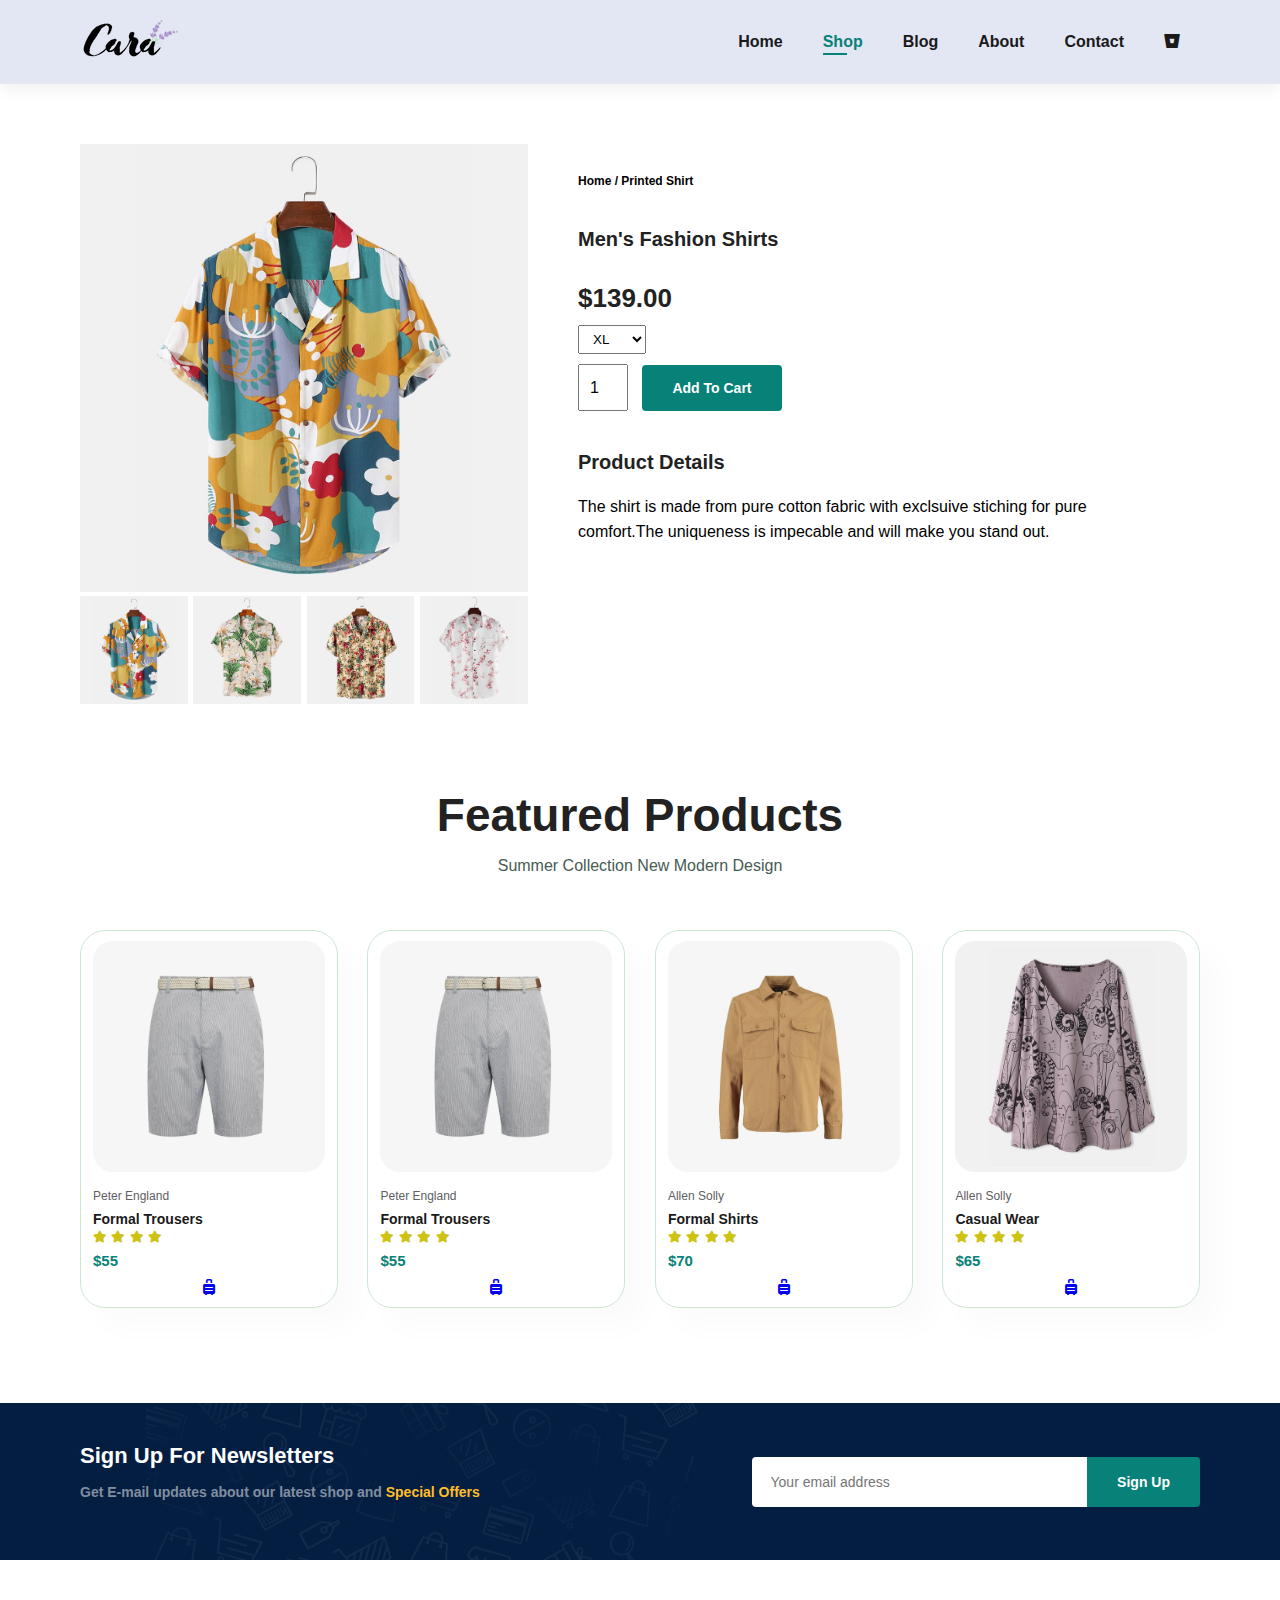
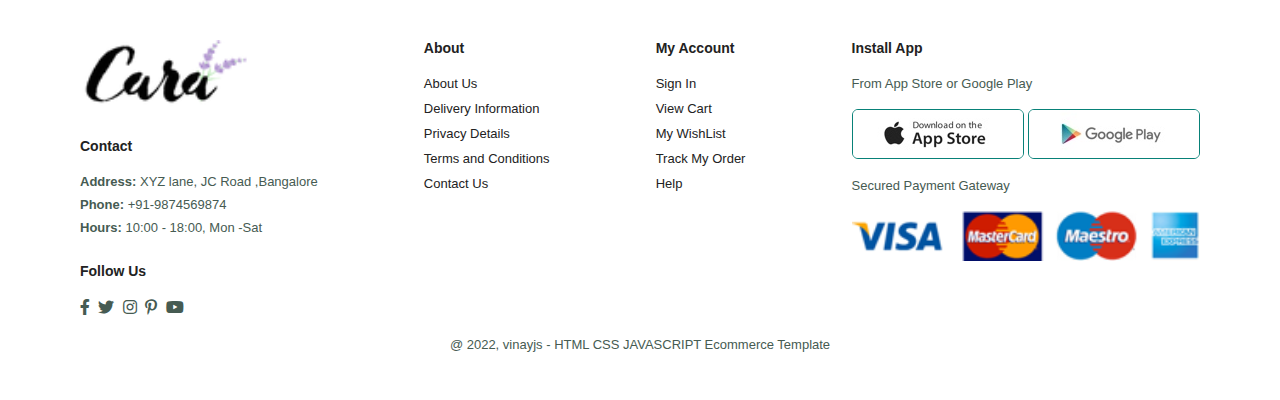
<file: singproduct.html>
<!DOCTYPE html>
<html lang="en">
<head>
    <meta charset="UTF-8">
    <meta http-equiv="X-UA-Compatible" content="IE=edge">
    <meta name="viewport" content="width=device-width, initial-scale=1.0">
    <title>E COMMERCE</title>
    <link rel="stylesheet" href="style.css">
    <link rel="stylesheet" href="https://use.fontawesome.com/releases/v5.14.0/css/all.css"/>
    
</head>
<body>
    <section id = "header">
        <a href="#" aria-label="logo header"><img src="img/logo.png" class="logo" alt=""></a>

    <div>
        <ul  id ="navbar">
            <li><a  href="index.html">Home</a></li>
            <li><a class="active" href="shop.html">Shop</a></li>
            <li><a href="blog.html">Blog</a></li>
            <li><a href="about.html">About</a></li>
            <li><a href="contact.html">Contact</a></li>
            <li id="lg-bag"><a href="cart.html" aria-label="navbar"><i class="fab fa-bitbucket"></i></a></li>
            <a href="#"  id='close'aria-label="navbar"><i class="far fa-window-close"></i></a>
            
        </ul>
    </div>
    <div id="mobile">        
        <a href="cart.html"aria-label="mobile"><i class="fas fa-cart-arrow-down"></i></a>
        <i id ="bar" class="fas fa-align-justify"></i>
    </div>
 
    </section>

    <section id ='productdetails' class="section-p1">
        <div class="single-pro-image">
            <img src="img/products/f1.jpg" width="100%" id="MainImg" alt="">

            <div class="small-img-group">
                <div class="small-img-col">
                    <img src="img/products/f1.jpg" width="100%" class="small-img" alt="">
                </div>
                <div class="small-img-col">
                    <img src="img/products/f2.jpg" width="100%" class="small-img" alt="">
                </div>
                <div class="small-img-col">
                    <img src="img/products/f3.jpg" width="100%" class="small-img" alt="">
                </div>
                <div class="small-img-col">
                    <img src="img/products/f4.jpg" width="100%" class="small-img" alt="">
                </div>
            </div>
        </div>
        <div class="single-pro-details">
            <h6>Home / Printed Shirt</h6>
            <h4>Men's Fashion Shirts</h4>
            <h2>$139.00</h2>
            <select class="select" id="selec">
                <option>XL</option>
                <option>XXL</option>
                <option>L</option>
                <option>M</option>
                <option>S</option>
            </select>
            <input id="inp" type="number" value="1">
            <button class="normal">Add To Cart</button>
            <h4>Product Details</h4>
            <span>The shirt is made from pure cotton fabric with exclsuive stiching for pure comfort.The uniqueness is impecable and will make you stand out.</span>

        </div>
    </section>
 
    <section id="product1" class="section-p1" >
        <h2>Featured Products</h2>
        <p>Summer Collection New Modern Design</p>
        <div class="pro-container">
            <div class="pro">
                <img src="img/products/n6.jpg" alt="">
                <div class="des">
                    <span>Peter England</span>
                    <h5>Formal Trousers</h5>
                    <div class="star">
                        <i class="fas fa-star"></i>
                        <i class="fas fa-star"></i>
                        <i class="fas fa-star"></i>
                        <i class="fas fa-star"></i>
                    </div>
                    <h4>$55</h4>
                </div>
                <a href="#"aria-label="pro-containern6"><i class="fas fa-suitcase-rolling"></i></a>
            </div>
            <div class="pro">
                <img src="img/products/n6.jpg" alt="">
                <div class="des">
                    <span>Peter England</span>
                    <h5>Formal Trousers</h5>
                    <div class="star">
                        <i class="fas fa-star"></i>
                        <i class="fas fa-star"></i>
                        <i class="fas fa-star"></i>
                        <i class="fas fa-star"></i>
                    </div>
                    <h4>$55</h4>
                </div>
                <a href="#"aria-label="pro-containern6"><i class="fas fa-suitcase-rolling"></i></a>
            </div>
            <div class="pro">
                <img src="img/products/n7.jpg" alt="">
                <div class="des">
                    <span>Allen Solly</span>
                    <h5>Formal Shirts</h5>
                    <div class="star">
                        <i class="fas fa-star"></i>
                        <i class="fas fa-star"></i>
                        <i class="fas fa-star"></i>
                        <i class="fas fa-star"></i>
                    </div>
                    <h4>$70</h4>
                </div>
                <a href="#"aria-label="pro-containern7"><i class="fas fa-suitcase-rolling"></i></a>
            </div>
                <div class="pro">
                <img src="img/products/f8.jpg" alt="">
                <div class="des">
                    <span>Allen Solly</span>
                    <h5>Casual Wear</h5>
                    <div class="star">
                        <i class="fas fa-star"></i>
                        <i class="fas fa-star"></i>
                        <i class="fas fa-star"></i>
                        <i class="fas fa-star"></i>
                    </div>
                    <h4>$65</h4>
                </div>

                <a href="#"aria-label="pro-containern8"><i class="fas fa-suitcase-rolling"></i></a>
                
            </div>
        </div>
    </section>

    <section id="newsletter"class="section-p1 section-m1">
        <div class="newstext">
            <h4>Sign Up For Newsletters</h4>
            <p>Get E-mail updates about our latest shop and <span>Special Offers</span></p>
        </div>
        <div class="form">
            <input type="text" placeholder="Your email address">
            <button class="normal">Sign Up</button>
        </div>
    </section>

    <footer class="section-p1">
        <div class="col">
            <img class= "logo" src="img/logo.png" alt="">
            <h4>Contact</h4>
            <p><strong>Address:</strong> XYZ lane, JC Road ,Bangalore</p>
            <p><strong>Phone:</strong> +91-9874569874</p>
            <p><strong>Hours:</strong> 10:00 - 18:00, Mon -Sat</p>
           
            <div class="follow">
                <h4>Follow Us</h4>
                <div class="icon">
                    <i class="fab fa-facebook-f"></i>
                    <i class="fab fa-twitter"></i>
                    <i class="fab fa-instagram"></i>
                    <i class="fab fa-pinterest-p"></i>
                    <i class="fab fa-youtube"></i>
                </div>
            </div>
        </div>
        <div class="col">
            <h4>About</h4>
            <a href="#">About Us</a>
            <a href="#">Delivery Information</a>
            <a href="#">Privacy Details</a>
            <a href="#">Terms and Conditions</a>
            <a href="#">Contact Us</a>
        </div>
        <div class="col">
            <h4>My Account</h4>
            <a href="#">Sign In</a>
            <a href="#">View Cart</a>
            <a href="#">My WishList</a>
            <a href="#">Track My Order</a>
            <a href="#">Help</a>
        </div>

        <div class="col install">
            <h4>Install App</h4>
            <p>From App Store or Google Play</p>
            <div class="row">
                <img src="img/pay/app.jpg" alt="">
                <img src="img/pay/play.jpg" alt="">
            </div>
            <p>Secured Payment Gateway</p>
            <img src="img/pay/pay.png" alt="">    
            </div>
            <div class="copyright">
                <p>@ 2022, vinayjs - HTML CSS JAVASCRIPT Ecommerce Template</p>
            </div>
    </footer>

    <script>
        var MainImg = document.getElementById('MainImg');
        var smallimg = document.getElementsByClassName("small-img");

        smallimg[0].onclick = function(){
            MainImg.src = smallimg[0].src;
        }
        smallimg[1].onclick = function(){
            MainImg.src = smallimg[1].src;
        }
        smallimg[2].onclick = function(){
            MainImg.src = smallimg[2].src;
        }
        smallimg[3].onclick = function(){
            MainImg.src = smallimg[3].src;
        }

    </script>
</body>
<script src="script.js"></script>
</html>
</file>
<file: style.css>
*{
    margin: 0;
    padding: 0;
    box-sizing: border-box;
    font-family: sans-serif;
}

h1{
    font-size: 50px;
    line-height: 64px;
    color: #222;

}

h2{
    font-size: 46px;
    line-height: 54px;
    color: #222;

}

h4{
    font-size: 20px;
    color: #222;
}

h6{
    font-weight: 700;
    font-size: 12px;
}

p{
    font-size: 16px;
    color: #465b52;
    margin: 15px 0 20px 0;
}
.section-p1{
    padding: 40px 80px;
}

.section-m1{
    margin: 40px 0;
}

button.normal{
    font-size: 14px;
    font-weight: 600;
    padding: 15px 30px;
    color: #000;
    border-radius: 4px;
    cursor: pointer;
    border:none;
    outline: none;
    transition: 0.2s;
}

button.white{
    font-size: 13px;
    font-weight: 600;
    padding: 11px 18px;
    color: #fff;
    background-color: transparent;
    cursor: pointer;
    border:1px solid #fff;
    outline: none;
    transition: 0.2s;
}


body{
    width: 100%;
}
/* Header */

#header{
    display: flex;
    align-items: center;
    justify-content: space-between;
    padding: 20px 80px;
    background: #e3e6f3;
    box-shadow: 0 5px 15px rgba(0,0,0,0.06);
    z-index: 999;
    position: relative;
    top: 0px;
    left: 0;

}

#navbar li{
    list-style: none;
    padding: 0 20px;
    position: relative;
}

#navbar{
    display: flex;
    align-items: center;
    justify-content: center;
}

#navbar li a{

    text-decoration: none;
    font-size: 16px;
    font-weight: 600;
    color: #1a1a1a;
    transition: 0.3s ease;
}

#navbar li a:hover,
#navbar li a.active{
    color: #088178;
}

#navbar li a.active::after,
#navbar li a:hover::after{
    content: "";
    width: 30%;
    height: 2px;
    background:#088178;
    position: absolute;
    bottom: -4px;
    left: 20px;
}
#mobile{
    display: none;
    align-items: center;
}

#close{
    display: none;
}

/*Home Page*/

#hero{
    background-image: url("img/hero4.png");
    height: 100vh;
    width: 100%;
    background-size: cover;
    background-position: top 25% right 0;
    padding: 0 80px;
    display: flex;
    flex-direction: column;
    align-items: flex-start;
    justify-content: center;
}

#hero h4{
    padding-bottom: 15px;
}
#hero h1{
    color: #088178;
}
#hero button{
    background-image: url("img/button.png");
    background-color: transparent;
    color: #088178;
    border: 0;
    padding: 14px 80px 14px 65px;
    background-repeat: no-repeat;
    cursor: pointer;
    font-weight: 700;
    font-size: 15px;
}

#feature{
    display: flex;
    align-items: center;
    justify-content: space-between;
    flex-wrap: wrap;
    background: rgb(248, 248, 248);
}


#feature .fe-box{
    width: 180px;
    text-align: center;
    padding: 5;
    box-shadow: 20px 20px 34px rgba(0,0,0,0.03);
    border: 1px solid #cce7d0;
    border-radius: 4px;
    margin: 15px 0;
}

#feature .fe-box:hover{
    box-shadow: 10px 10px 54px rgba(70,62,221,0.1);
    
}
#feature .fe-box img{
    width: 100%;
    margin-bottom: 10px;
}

#feature .fe-box h6{
    display: inline-block;
    padding: 9px 8px 6px 8px;
    line-height: 1;
    border-radius: 4px;
    color: #088178;
    background-color: #fddde4;
}
#feature .fe-box:nth-child(2) h6{
    background-color: #cdebbc;
}
#feature .fe-box:nth-child(3) h6{
    background-color: #d1e8f2;
}
#feature .fe-box:nth-child(4) h6{
    background-color: #f6dbf6;
}
#feature .fe-box:nth-child(5) h6{
    background-color: #cdd4f8;
}
#feature .fe-box:nth-child(6) h6{
    background-color: #fff2e5;
}
#product1{
    text-align: center;
}
#product1 .pro-container{
    display: flex;
    justify-content: space-between;
    padding-top: 20px;
    flex-wrap: wrap;
}
#product1 .pro{
    width: 23%;
    min-width: 250px;
    padding: 10px 12px;
    border: 1px solid #cce7d0;
    border-radius: 25px;
    cursor: pointer;
    box-shadow: 20px 20px 30px rgba(0,0,0,0.02);
    margin: 15px 0;
    transition: 0.2s ease;
    position: relative;
}
#product1 .pro:hover{
    box-shadow: 20px 20px 30px rgba(0,0,0,0.06);

}
#product1 .pro img{
    width: 100%;
    border-radius: 20px;

}
#product1 .pro .des{
    text-align: start;
    padding: 10px 0;

}

#product1 .pro .des span{
    color: #606063;
    font-size: 12px;
}

#product1 .pro .des h5{
    padding-top: 7px;
    color: #1a1a1a;
    font-size: 14px;
}

#product1 .pro .des i{
    font-size: 12px;
    color: rgba(206,194,19);

}
#product1 .pro .des h4{
    padding-top: 7px;
    font-size: 15px;
    font-weight: 700;
    color: #088178;
}

#product1 .cart{
    width: 40px;
    height: 40px;
    line-height: 40px;
    border-radius: 50px;
    font-weight: 500;
    position: relative;
    bottom: 20px;
    right: 10px;
}

#banner{
    display: flex;
    flex-direction: column;
    justify-content: center;
    align-items: center;
    text-align: center;
    background-image: url(img/banner/b2.jpg);
    width: 100%;
    height: 40vh;
    background-size: cover;
    background-position: center;
}

#banner h4{
    color: #fff;
    font-size: 16px;
}

#banner h2{
    color: #fff;
    font-size: 30px;
    padding: 10px 0;
}

#banner h2 span{
    color: #ef3636;
}

#banner button:hover{
    background-color: #088178;
    color: #fff;
}

#sm-banner{
    display: flex;
    justify-content: space-between;
    flex-wrap: wrap;
}

#sm-banner .banner-box{
    display: flex;
    flex-direction: column;
    justify-content: center;
    align-items: flex-start;
    background-image: url(img/banner/b17.jpg);
    min-width: 530px;
    height: 60vh;
    background-size: cover;
    background-position: center;
    padding: 30px;

}
#sm-banner .banner-box2{
    background-image: url(img/banner/b10.jpg);
}
#sm-banner h4{
    color: #fff;
    font-size: 20px;
    font-weight: 300;
}

#sm-banner h2{
    color: #fff;
    font-size: 28px;
    font-weight: 800;
}

#sm-banner span{
    color: #fff;
    font-size: 14px;
    font-weight: 500;
    padding-bottom: 15px;
}

#sm-banner .banner-box:hover button{
    background: #088178;
    border: 1px solid #088178;
}
#banner3{
    display: flex;
    justify-content: space-between;
    flex-wrap: wrap;
    padding:0 80px ;

}
 #banner3 .banner-box{
    display: flex;
    flex-direction: column;
    justify-content: center;
    align-items: flex-start;
    background-image: url(img/banner/b7.jpg);
    min-width: 30%;
    height: 30vh;
    background-size: cover;
    background-position: center;
    padding: 20px;
    margin-bottom: 20px;

}
#banner3 .banner-box2{
    background-image: url(img/banner/b4.jpg);
}
#banner3 .banner-box3{
    background-image: url(img/banner/b18.jpg);
}
#banner3 h2{
    color: #fff;
    font-weight: 900;
    font-size: 22px;
}
#banner3 h3{
    color: #ec544e;
    font-weight: 800;
    font-size: 15px;
}

#newsletter{
    display: flex;
    justify-content: space-between;
    flex-direction: wrap;
    align-items: center;
    background-image: url(img/banner/b14.png);
    background-repeat: no-repeat;
    background-position: 20% 30%;
    background-color: #041e42;
}

#newsletter h4{
    font-size: 22px;
    font-weight: 700;
    color: #fff;
}

#newsletter p{
    font-size: 14px;
    font-weight: 600;
    color: #818ea0;
}
#newsletter p span{
    color:#ffbd27;
}
#newsletter .form{
    display: flex;
    width: 40%;
}
#newsletter input{
    height: 3.125rem;
    padding: 0 1.25em;
    font-size: 14px;
    width: 100%;
    border: 1px solid transparent;
    border-radius: 4px;
    outline: none;
    border-top-right-radius: 0;
    border-bottom-right-radius:0;
}
#newsletter button{
    background-color: #088178;
    color: #fff;
    white-space: nowrap;
    border-top-left-radius: 0;
    border-bottom-left-radius:0;
}
footer{
    display: flex;
    flex-wrap: wrap;
    justify-content: space-between;
}
footer .col{
    display: flex;
    flex-direction: column;
    margin-bottom: 20px;
}
footer .logo{
    margin-bottom: 30px;
}
footer h4{
    font-size: 14px;
    padding-bottom: 20px;
}
footer p{
    font-size: 13px;
    margin: 0 0 8px 0;
}
footer a{
    font-size: 13px;
    text-decoration: none;
    color: #222;
    margin-bottom: 10px;
}

footer .follow{
    margin-top: 20px;
}

footer .follow i{
    color: #465b52;
    padding-right: 4px;
    cursor: pointer;
}

footer .install .row img{
    border: 1px solid #088178;
    border-radius: 6px;
}
footer .install img{
    margin: 10px 0 15px 0;
}

footer .follow i:hover,
footer a:hover {
    color: #088178;
}

footer .copyright{
    width: 100%;
    text-align: center;
}



/* Shop page*/


#page-header{
    background-image: url("img/banner/b1.jpg");
    width: 100%;
    height: 40vh;
    background-size: cover;
    display: flex;
    justify-content: center;
    text-align: center;
    flex-direction: column;
    padding: 14px;
}
#page-header h2,
#page-header p{
    color: #fff;
}
#pagination{
    text-align: center;
}
#pagination a{
    text-decoration: none;
    background-color: #088178;
    padding: 15px 20px;
    border-radius: 3px;
    color: #fff;
    font-weight:600;
}
#pagination a i {
    font-size: 16px;
    font-weight: 600;
}

/*Single Product*/

#productdetails{
    display: flex;
    margin-top: 20px;
}


#productdetails .single-pro-image{
    width: 40%;
    margin-right: 50px;
}

.small-img-group{
    display: flex;
    justify-content: space-between;
}
.small-img-col{
    flex-basis: 24%;
    cursor: pointer;
}

#productdetails .single-pro-details{
    width: 50%;
    padding-top: 30px;
}
#productdetails .single-pro-details h4{
    padding: 40px 0 20px 0;
}
#productdetails .single-pro-details h2{
    font-size: 26px;
}
#productdetails .single-pro-details select{
    display: block;
    padding: 5px 10px;
    margin-bottom: 10px;
}
#productdetails .single-pro-details input{
    width: 50px;
    height: 47px;
    padding-left: 10px;
    font-size: 16px;
    margin-right: 10px;
}
#productdetails .single-pro-details input:focus{
    outline: none;
}


#productdetails .single-pro-details button{
    background-color: #088178;
    color: #fff;
}
#productdetails .single-pro-details span{
    line-height: 25px;
}


/* Blog Page */

#page-header.blog-header{
    background-image: url("img/banner/b19.jpg");
}

#blog{
    padding: 150px 150px 0 150px;
}

#blog .blog-box{
    display: flex;
    align-items: center;
    width: 100%;
    position: relative;
    padding-bottom: 90px;
}

#blog .blog-img{
    width: 50%;
    margin-right: 40px;
}

#blog img{
    width: 100%;
    height: 300px;
    object-fit: cover;
}

#blog .blog-details{
    width: 50%;
    
}

#blog .blog-details a{
    text-decoration: none;
    font-size: 11px;
    color: #000;
    font-weight: 700;
    transition: 0.3s;
    
}
#blog .blog-details a:hover{
    color: #088178;

    
}

#blog .blog-box h1{
    position: absolute;
    top: -40px;
    left: 0;
    font-size: 70px;
    font-weight: 700;
    color: #c9cbce;
    z-index: -5;
}
/* about page*/

#page-header.about-header{
    background-image: url("img/about/banner.png");
}
#about-head img{
    width: 50%;
    height: auto;
}
#about-head{
    display: flex;
    align-items: center;
}
#about-head div{
    padding-left: 40px;
}
#about-app{
    text-align: center;
}
#about-app .video{
    width: 70%;
    height: 100%;
    margin: 30px auto 0 auto;
}
#about-app .video video{
    width: 100%;
    height: 100%;
    border-radius: 20px;
}

/*contact page*/

#contact-details{
    display: flex;
    align-items: center;
    justify-content: space-between;
}
#contact-details .details{
    width: 40%;
}
#contact-details .details span,
#form-details form span{
    font-size: 12px;

}
#contact-details .details h2,
#contact-details form h2{
    font-size: 26px;
    line-height: 35px;
    padding: 20px 0;
}
#contact-details .details h3{
    font-size: 16px;
    padding-bottom: 15px;
}
#contact-details .details li{
    list-style: none;
    display: flex;
    padding: 10px 0;
}
#contact-details .details li i{
    font-size: 14px;
    padding-right: 22px;
   
}
#contact-details .details li p{
    margin: 0;
    font-size: 14px;
}
#contact-details .map{
    width: 55%;
    height: 400px;
}
#contact-details .map iframe{
    width: 100%;
    height: 100%;
}
#form-details{
    display: flex;
    justify-content: space-between;
    margin: 30px;
    padding: 80px;
    border: 1px solid #e1e1e1;
}
#form-details form{
    width: 65%;
    display: flex;
    flex-direction: column;
    align-items: flex-start;
}
#form-details form input,
#form-details form textarea{
    width: 100%;
    padding: 12px 15px;
    outline: none;
    margin-bottom: 20px;
    border: 1px solid #e1e1e1;
}
#form-details form button{
    background-color: #088178;
    color: #fff;

}
#form-details .people div{
    padding-bottom: 25px;
    display: flex;
    align-items: flex-start;
}
#form-details .people div img{
    width: 65px;
    height: 65px;
    object-fit: cover;
    margin-right: 15px;
}
#form-details .people div p{
    margin: 0;
    font-size: 13px;
    line-height: 25px;
}
#form-details .people div p span{
    display: block;
    font-size: 16px;
    font-weight: 600;
    color: #000;
}
/*Cart Page*/
#cart {
    overflow-x: auto;
}

#cart table{
    width: 100%;
    border-collapse: collapse;
    table-layout: fixed;
    white-space: nowrap;
}
#cart table img{
    width: 70px;
}
#cart table td:nth-child(1){
    width: 100px;
    text-align: center;
}
#cart table td:nth-child(2){
    width: 150px;
    text-align: center;
}
#cart table td:nth-child(3){
    width: 250px;
    text-align: center;
}
#cart table td:nth-child(4),
#cart table td:nth-child(5),
#cart table td:nth-child(6){
    width: 150px;
    text-align: center;
}
#cart table td:nth-child(5) input{
    width: 70px;
    padding: 10px 5px 10px 15px;
}
#cart table thead{
    border: 1px solid #e2e9e1;
    border-left: none;
    border-right: none;
}
#cart table tdata td{
font-weight: 900;
text-transform: uppercase;
font-size: 13px;
padding: 18px 0;
}
#cart table tbody tr td{
    padding-top: 15px;
}
#cart table tbody td{
    font-size: 13px;
}
#cart-add{
    display: flex;
    flex-wrap: wrap;
    justify-content: space-between;
}
#coupon{
    width: 50%;
    margin-bottom: 30px;
}
#coupon h3,
#subtotal h3{
    padding-bottom: 15px;
}
#coupon input{
    padding: 10px 20px;
    outline: none;
    width: 60%;
    margin-right: 10px;
    border: 1px solid #e2e9e1;
}
#coupon button,
#subtotal button{
    background-color: #088178;
    color: #fff;
    padding: 12px 20px;
}
#subtotal{
    width: 50%;
    margin-bottom: 30px;
    border: 1px solid #e2e9e1;
    padding: 30px;
}
#subtotal table{
    border-collapse: collapse;
    width: 100%;
    margin-bottom: 20px;
}
#subtotal table td{
    width: 50%;
    border: 1px solid #e2e9e1;
    padding: 10px;
    font-size: 13px;
}





/* MEDIA QUERY*/


@media(max-width:1200px){
    .section-p1{
        padding: 50px;
    }
    #header{
        display: flex;
        align-items: center;
        justify-content: space-between;
        padding: 20px 80px;
        background: #e3e6f3;
        box-shadow: 0 5px 15px rgba(0,0,0,0.06);
        z-index: 999;
        position: relative;
        top: 0px;
        left: 0;
    
    }
    
    #navbar li{
        list-style: none;
        padding: 0 20px;
        position: relative;
    }
    
    #navbar{
        display: flex;
        align-items: center;
        justify-content: center;
    }
    
    #navbar li a{
    
        text-decoration: none;
        font-size: 20px;
        font-weight: 600;
        color: #1a1a1a;
        transition: 0.3s ease;
    }
    h1{
        font-size: 80px;
        align-items: baseline;
        justify-content: space-between;
    }
    h2{
        font-size: 80px;
    }
    #hero{
        background-image: url("img/hero9.png");
        padding: 0 50px;
        background-position: 55%;
        height: 70vh;
    }
    #feature{
        justify-content: space-between;
    }
    #feature .fe-box{
        width: 255px;
        margin: 0 0 35px 55px;
    }
    #product1 .pro{
        width: 100%;
    }
    #banner{
        height: 30vh;
    }
    #sm-banner .banner-box{
        height: 40vh;
        width: 100%;
    }
    #sm-banner .banner-box2{
        margin-top: 20px;
    }
    #banner3{
        padding: 0 20px;
    }
    #banner3 .banner-box{
        width: 100%;
    }
    #newsletter{
        padding: 40px 20px;
    }
    #newsletter .form{
        width: 100%;
    }
    footer .copyright{
        text-align: start;
    }
     /*single product*/
    
     #productdetails{
        display: flex;
        flex-direction: column;
    }
    #productdetails .single-pro-image{
        width: 100%;
        margin-right: 0px;
    }
    #productdetails .single-pro-details{
        width: 100%;
        
    }
    #productdetails .single-pro-details h6{
        font-size: medium;
        font-weight: bold;
    }
    #productdetails .single-pro-details h4{
        font-size: larger;
    }

    #productdetails .single-pro-details input{
        width: 20%;
    }
    #productdetails .single-pro-details select {
        display: block;
        padding: 15px 15px;
        margin-bottom: 10px;
    }
    #about-head{
        flex-direction: column
    }
    #about-head img{
        width: 100%;
    }
    #about-head div{
        padding-left: 0px;
        margin-bottom: 20px;
    }
    #about-head div h2{
        text-align: center;
        padding: 10px;

    }
    #about-app .video{
        width: 100%;
    }
    #form-details form h2{
        padding-top: 15px;
        font-size: medium;
        
    }
}

@media(max-width:950px){
    .section-p1{
        padding: 50px;
    }
    #header{
        padding: 40px 30px;
    }
    h1{
        font-size: 100px;
    }
    h2{
        font-size: 50px;
    }
    #hero{
        background-image: url("img/hero9.png");
        padding: 0 50px;
        background-position: 55%;
    }
    #feature{
        justify-content: space-between;
    }
    #feature .fe-box{
        width: 300px;
        margin: 0 0 15px 0;
    }
    #product1 .pro{
        width: 100%;
    }
    #banner{
        height: 40vh;
    }
    #sm-banner .banner-box{
        height: 40vh;
        width: 100%;
    }
    #sm-banner .banner-box2{
        margin-top: 20px;
    }
    #banner3{
        padding: 0 20px;
    }
    #banner3 .banner-box{
        width: 100%;
    }
    #newsletter{
        padding: 40px 20px;
    }
    #newsletter .form{
        width: 100%;
    }
    footer .copyright{
        text-align: start;
    }
    
}

@media(max-width:799px){
    .section-p1{
        padding: 40px 40px;
    }
    #navbar{
        display: flex;
        flex-direction: column;
        align-items: flex-start;
        justify-content: flex-start;
        position: fixed;
        top: 0;
        right: -300px;
        height: 100vh;
        width: 300px;
        background-color: #E3E6F3;
        box-shadow: 0 40px 60px rgba(0,0,0,0.1);
        padding: 80px 0 0 10px;
        transition: 0.3s;
    }
    #navbar.active{
        right: 0px;
    }
    #navbar li{
        margin-bottom: 25px;
    }
    #mobile{
        display: flex;
        align-items: center;
    }
    #mobile i{
        color: #1a1a1a;
        font-size: 24px;
        padding-left: 20px;
    }
    #close{
        display: initial;
        position: absolute;
        top: 30px;
        left: 30px;
        color: #222;
        font-size: 24px;
    }
    #lg-bag{
        display: none;
    }
    #hero{
        height: 70vh;
        padding: 0 80px;
        background-position: top 30% right 30%;
    }
    #feature{
        justify-content: center;
       
    }
    
    #feature .fe-box{
    margin: 15px 15px;
    }
    #product1 .pro-container{
        justify-content: center;
        
    }
    #product1 .pro{
        margin: 15px;
    }
    #banner{
        height: 20vh;
    }
    #sm-banner .banner-box{
        min-width: 100%;
        height: 30vh;
    }
    #banner3{
        padding: 0 40px;
    }
    #banner3 .banner-box{
        width: 28%;
    }
    #newsletter .form{
        width: 70%;
    }

    /*contact page*/

    #form-details{
        padding: 40px;
    }
    #form-details form{
        width: 50%;
    }
}

@media(max-width:477px){
    .section-p1{
        padding: 20px;
    }
    #header{
        padding: 10px 30px;
    }
    h1{
        font-size: 38px;
    }
    h2{
        font-size: 32px;
    }
    #hero{
        background-image: url("img/hero9.png");
        padding: 20px;
        background-position: 55%;
    }
    #hero h4{
        font-size: small;
        font-weight: bold;
        padding-top: 40px;
        padding-bottom: 5px;
    }
    #hero h1{
        color: #088178;
        font-size: 20px
    }
    #hero h2{
        font-size: 25px;
    }
    #feature{
        justify-content: space-between;
    }
    #feature .fe-box{
        width: 255px;
        margin: 0 0 35px 45px;
    }
    #product1 .pro{
        width: 100%;
    }
    #banner{
        height: 40vh;
    }
    #sm-banner .banner-box{
        height: 40vh;
    }
    #sm-banner .banner-box2{
        margin-top: 20px;
    }
    #banner3{
        padding: 0 20px;
    }
    #banner3 .banner-box{
        width: 100%;
    }
    #newsletter{
        padding: 40px 20px;
    }
    #newsletter .form{
        width: 100%;
    }
    footer .copyright{
        text-align: start;
    }
    /*single product*/
    
    #productdetails{
        display: flex;
        flex-direction: column;
    }
    #productdetails .single-pro-image{
        width: 100%;
        margin-right: 0px;
    }
    #productdetails .single-pro-details{
        width: 100%;
        
    }
    /*Blog Page*/

    #blog{
        padding: 100px 20px 0 20px;
    }

    #blog.blog-box{
        display: flex;
        flex-direction: column;
        align-items: flex-start;
    }
    #blog .blog-img{
        width: 100%;
        margin-right: 0px;
        padding-right: 10px
        
        
        
    }
    /*about*/
    #about-head{
        flex-direction: column
    }
    #about-head img{
        width: 100%;
    }
    #about-app .video{
        width: 100%;     
    }

    /*CONTACT*/
    #contact-details{
        flex-direction: column;

    }
    #contact-details .details{
        width: 100%;
        margin-bottom: 30px;
        
    }
    #contact-details .map{
        width: 100%;
    }
    #form-details{
        margin: 10px;
        padding: 30px 10px;
        flex-wrap: wrap;
    }
    #form-details form{
        width: 100%;
        margin-bottom: 30px;

    }
    /* Cart Page*/

    #cart-add{
        flex-direction: column
    }
    #coupon{
        width: 100%
    }
    #subtotal{
        width: 100%;
        padding: 20px;
    }


};
</file>
